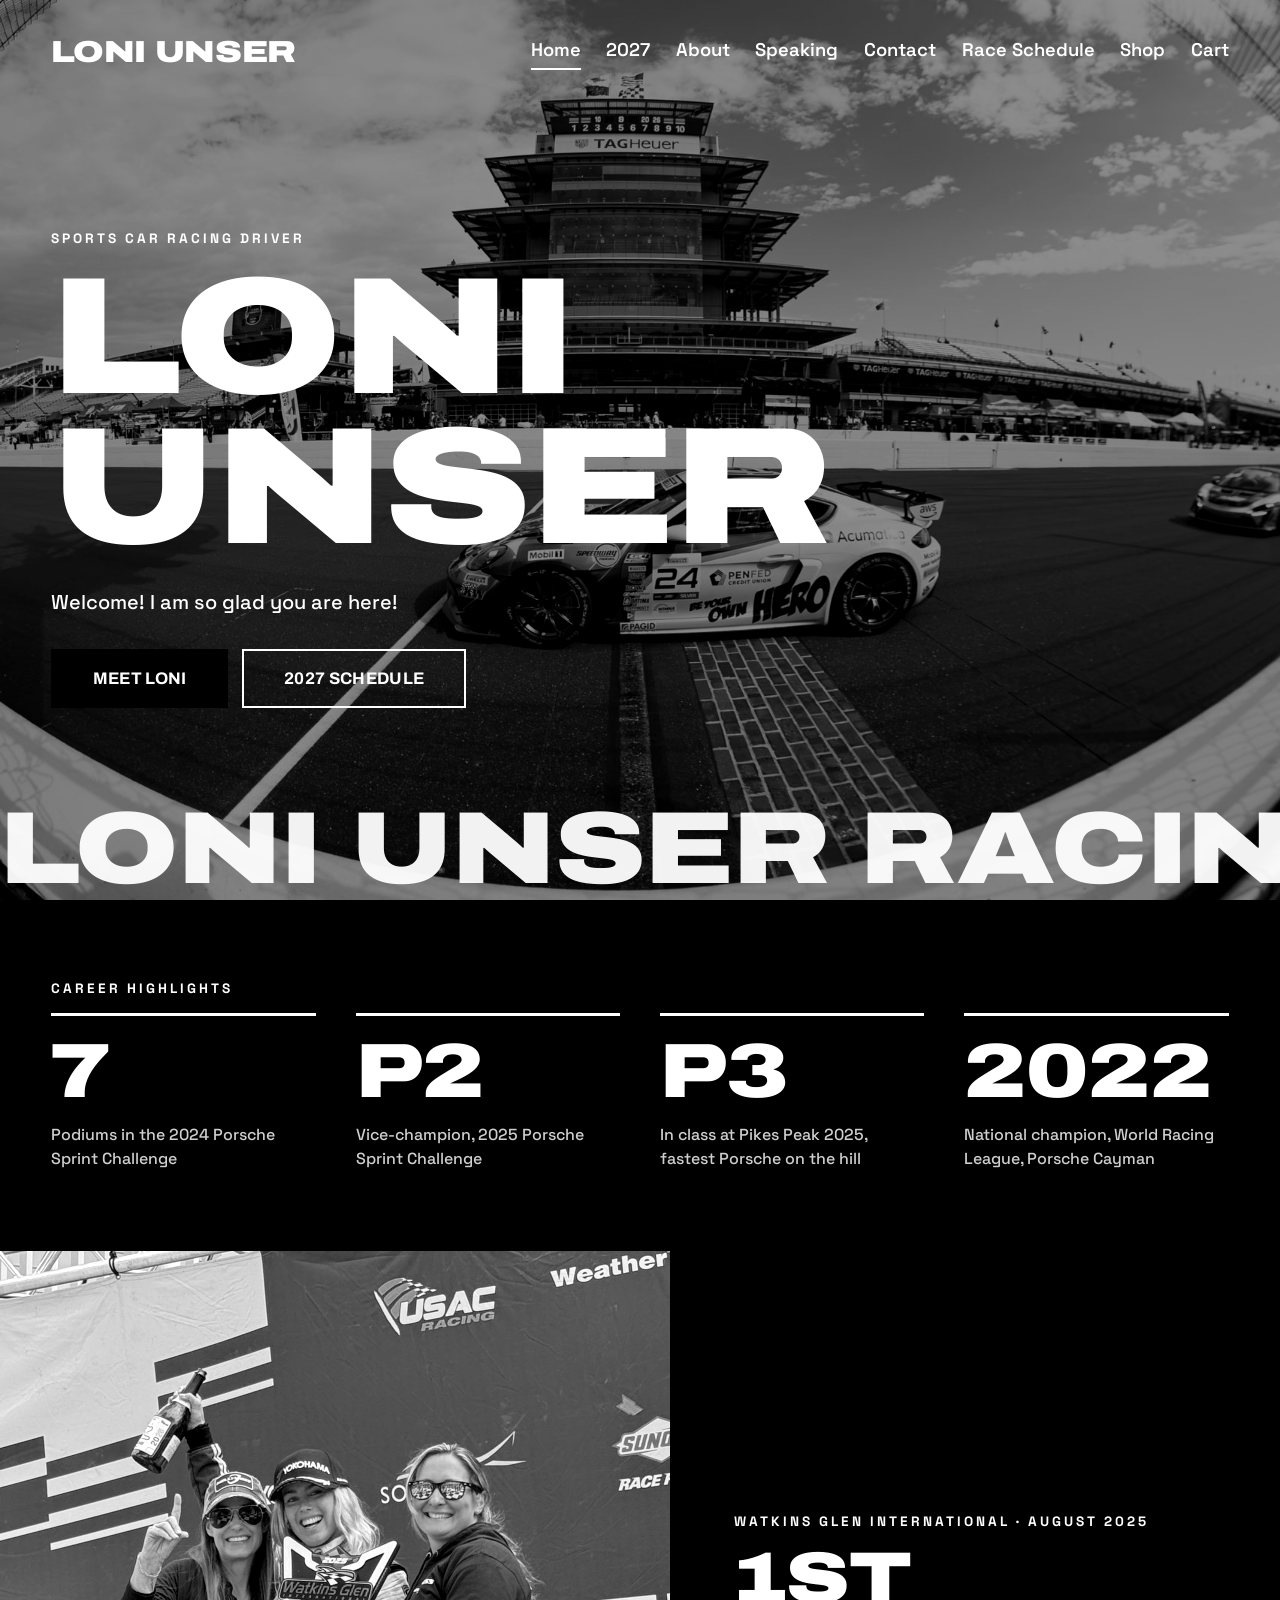
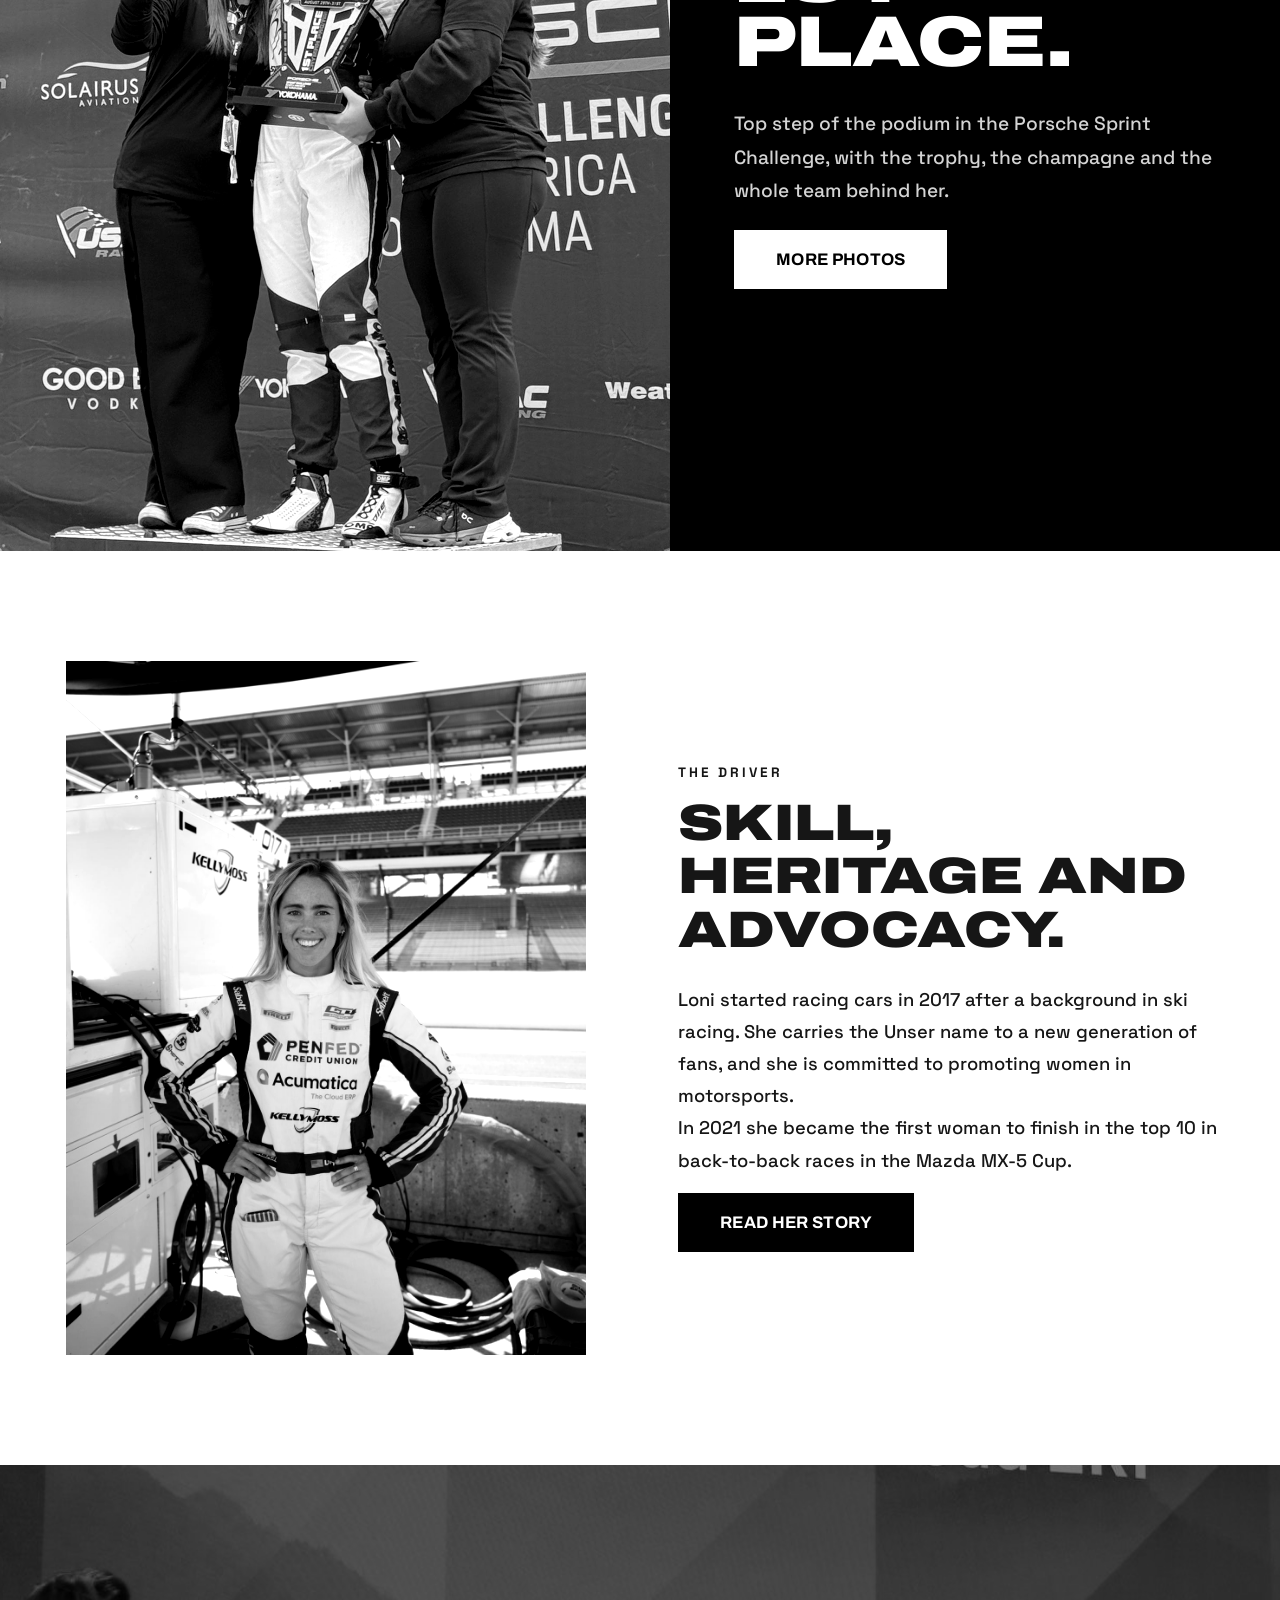
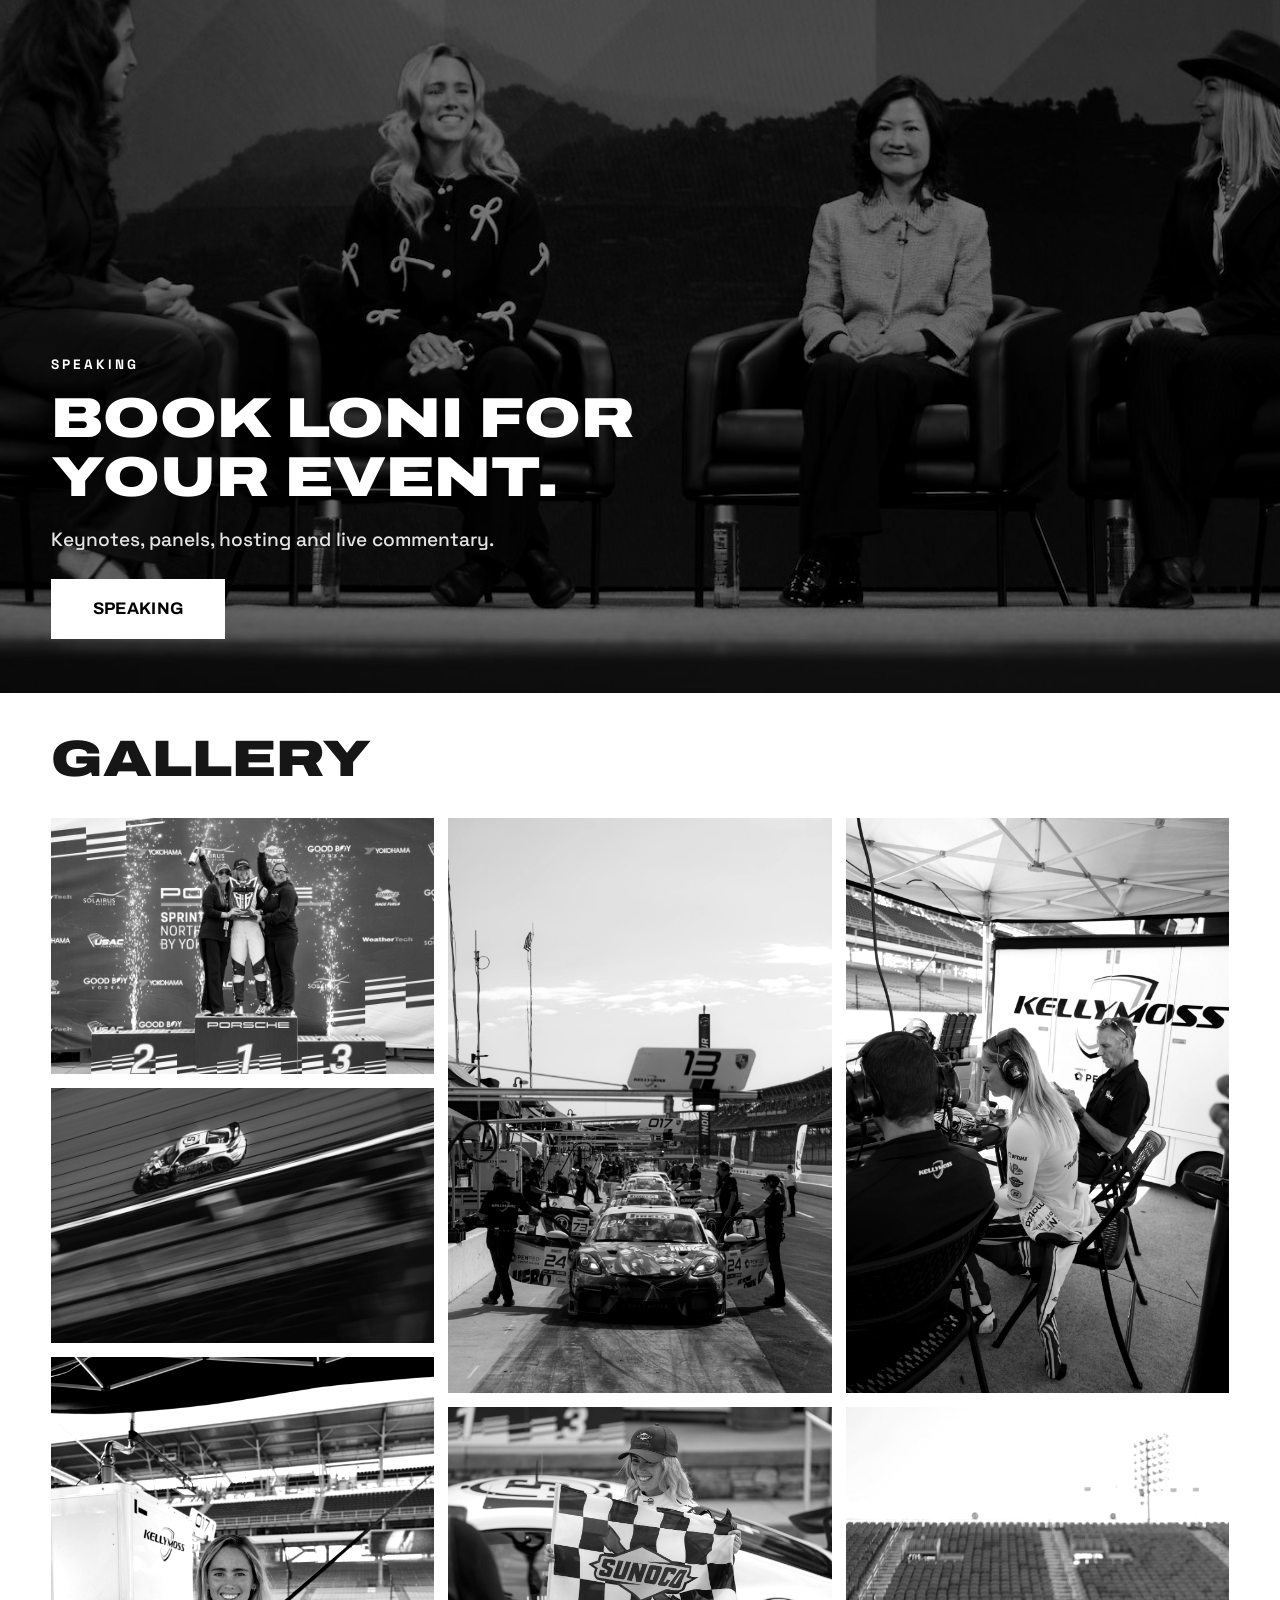
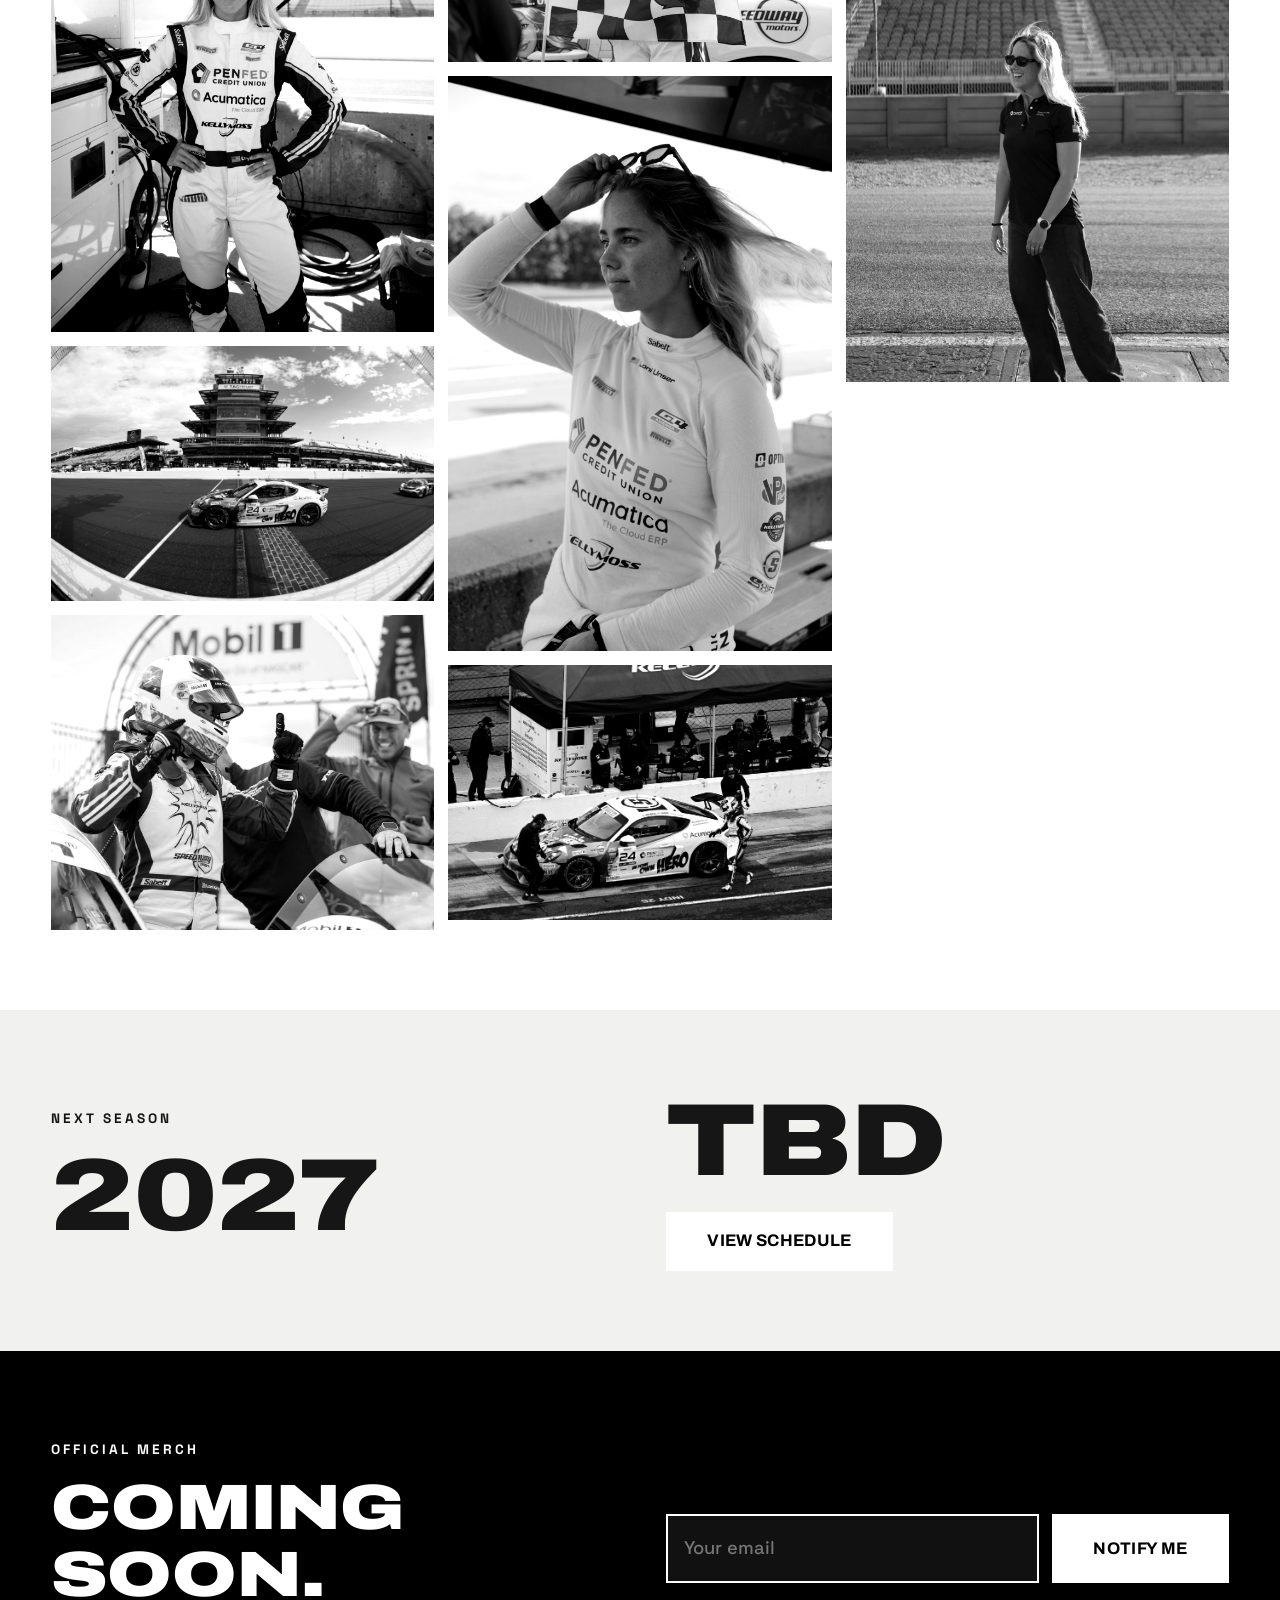
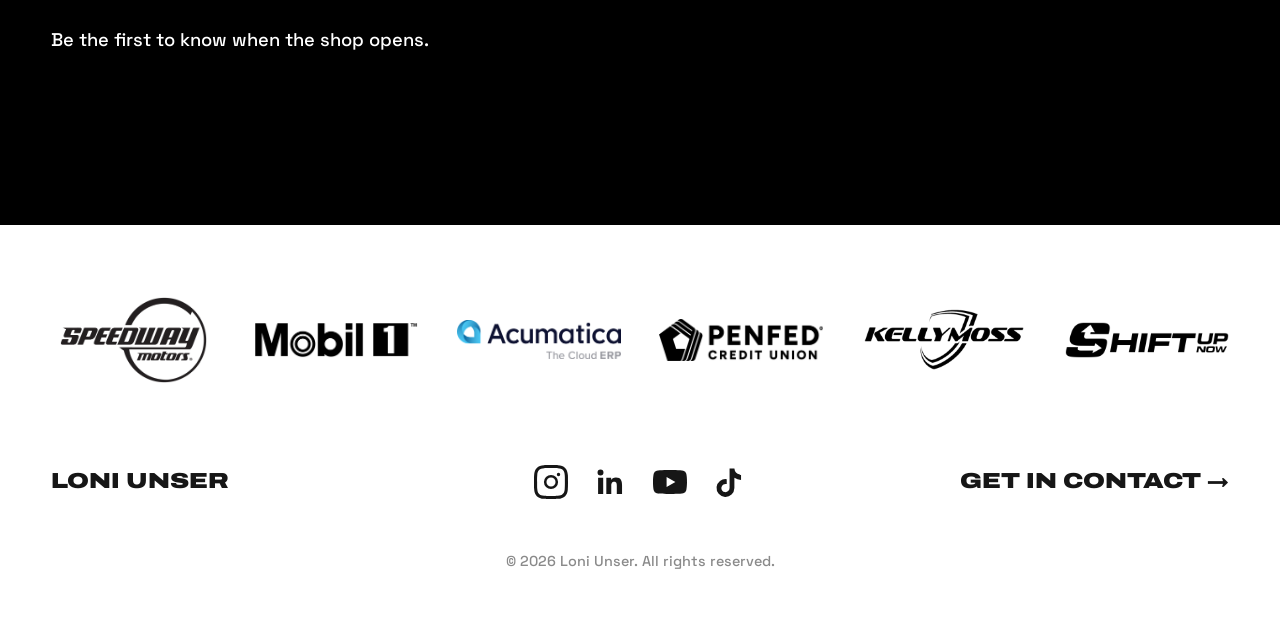
<file: index.html>
<!doctype html><html lang="en"><head><meta charset="utf-8"><meta name="viewport" content="width=device-width,initial-scale=1"><title>Loni Unser Racing — Loni Unser</title><meta name="description" content="Loni Unser: sports car racing driver. Schedule, story, partners and official merch."><link rel="preconnect" href="https://fonts.googleapis.com"><link rel="preconnect" href="https://fonts.gstatic.com" crossorigin><link href="https://fonts.googleapis.com/css2?family=Archivo:wdth,wght@125,900&family=Space+Grotesk:wght@500;600;700&display=swap" rel="stylesheet"><link rel="stylesheet" href="styles.css"></head><body class="on-photo"><main>
<section class="hero home-hero">
<img class="photo" src="assets/g09.jpg" alt="Loni's number 24 Porsche crossing the yard of bricks at Indianapolis Motor Speedway">
<div class="hh-inner">
<p class="kicker">Sports car racing driver</p>
<h1>Loni Unser</h1>
<p class="welcome">Welcome! I am so glad you are here!</p>
<div class="cta-row"><a class="cta" href="about.html">Meet Loni</a><a class="cta ghost" href="schedule.html">2027 schedule</a></div>
</div>
<div class="marquee" aria-hidden="true"><div><span>Loni Unser Racing</span><span>Loni Unser Racing</span><span>Loni Unser Racing</span><span>Loni Unser Racing</span></div></div>
</section>

<section class="highlights">
<h2 class="kicker">Career highlights</h2>
<ul>
<li><b>7</b><span>Podiums in the 2024 Porsche Sprint Challenge</span></li>
<li><b>P2</b><span>Vice-champion, 2025 Porsche Sprint Challenge</span></li>
<li><b>P3</b><span>In class at Pikes Peak 2025, fastest Porsche on the hill</span></li>
<li><b>2022</b><span>National champion, World Racing League, Porsche Cayman</span></li>
</ul>
</section>

<section class="win">
<img class="photo" src="assets/home.jpg" alt="Loni on the top step of the podium holding the Watkins Glen first place trophy and a champagne bottle">
<div class="win-text">
<p class="kicker">Watkins Glen International · August 2025</p>
<h2>1st place.</h2>
<p>Top step of the podium in the Porsche Sprint Challenge, with the trophy, the champagne and the whole team behind her.</p>
<a class="cta alt-light" href="#gallery">More photos</a>
</div>
</section>

<section class="meet">
<img class="photo frame" src="assets/g06.jpg" alt="Loni smiling in the pits at Indianapolis">
<div>
<p class="kicker">The driver</p>
<h2 class="big">Skill, heritage and advocacy.</h2>
<p>Loni started racing cars in 2017 after a background in ski racing. She carries the Unser name to a new generation of fans, and she is committed to promoting women in motorsports.</p>
<p>In 2021 she became the first woman to finish in the top 10 in back-to-back races in the Mazda MX-5 Cup.</p>
<a class="cta" href="about.html">Read her story</a>
</div>
</section>

<section class="speak-band">
<img class="photo" src="assets/speaking-panel.jpg" alt="Loni on stage during the Acumatica Women in Tech Luncheon panel" loading="lazy">
<div class="sb-text"><p class="kicker">Speaking</p><h2>Book Loni for your event.</h2><p>Keynotes, panels, hosting and live commentary.</p><a class="cta alt-light" href="speaking.html">Speaking</a></div>
</section>

<section class="gallery-sec" id="gallery"><h2 class="big">Gallery</h2><div class="gallery">
<button class="gi" data-full="assets/g04.jpg"><img class="photo" src="assets/g04.jpg" alt="Loni on the top step of the podium at Watkins Glen with the trophy" loading="lazy"></button>
<button class="gi" data-full="assets/g11.jpg"><img class="photo" src="assets/g11.jpg" alt="Overhead view of the car at speed" loading="lazy"></button>
<button class="gi" data-full="assets/g06.jpg"><img class="photo" src="assets/g06.jpg" alt="Loni smiling in the pits at Indianapolis" loading="lazy"></button>
<button class="gi" data-full="assets/g09.jpg"><img class="photo" src="assets/g09.jpg" alt="The car crossing the Indianapolis Motor Speedway yard of bricks" loading="lazy"></button>
<button class="gi" data-full="assets/g03.jpg"><img class="photo" src="assets/g03.jpg" alt="Thumbs up after the race" loading="lazy"></button>
<button class="gi" data-full="assets/g08.jpg"><img class="photo" src="assets/g08.jpg" alt="Pit lane at Indianapolis, car number 24" loading="lazy"></button>
<button class="gi" data-full="assets/g05.jpg"><img class="photo" src="assets/g05.jpg" alt="Loni holding the Sunoco checkered flag" loading="lazy"></button>
<button class="gi" data-full="assets/g01.jpg"><img class="photo" src="assets/g01.jpg" alt="Loni in the pits with sunglasses on her head" loading="lazy"></button>
<button class="gi" data-full="assets/g07.jpg"><img class="photo" src="assets/g07.jpg" alt="The car in the pit box" loading="lazy"></button>
<button class="gi" data-full="assets/g10.jpg"><img class="photo" src="assets/g10.jpg" alt="In the pit tent with the team" loading="lazy"></button>
<button class="gi" data-full="assets/g02.jpg"><img class="photo" src="assets/g02.jpg" alt="Walking the track" loading="lazy"></button>
</div></section>
<div class="lightbox" hidden><button aria-label="Close">×</button><img alt=""></div>

<section class="next-band">
<div><p class="kicker">Next season</p><h2 class="big">2027</h2></div>
<div><p class="tbd-big">TBD</p><a class="cta alt-light" href="schedule.html">View schedule</a></div>
</section>

<section class="merch-band">
<div><p class="kicker">Official merch</p><h2 class="big">Coming soon.</h2><p>Be the first to know when the shop opens.</p></div>
<form class="row" id="signup-home"><input id="email-home" type="email" placeholder="Your email" aria-label="Email" required><button class="cta alt-light" type="submit">Notify me</button></form>
<p class="msg" role="status" id="msg-home"></p>
</section>
</main>
<script>document.getElementById("signup-home").addEventListener("submit",function(e){e.preventDefault();document.getElementById("msg-home").textContent="Thank you! You're on the list.";e.target.reset()});</script>
<script src="layout.js"></script></body></html>
</file>
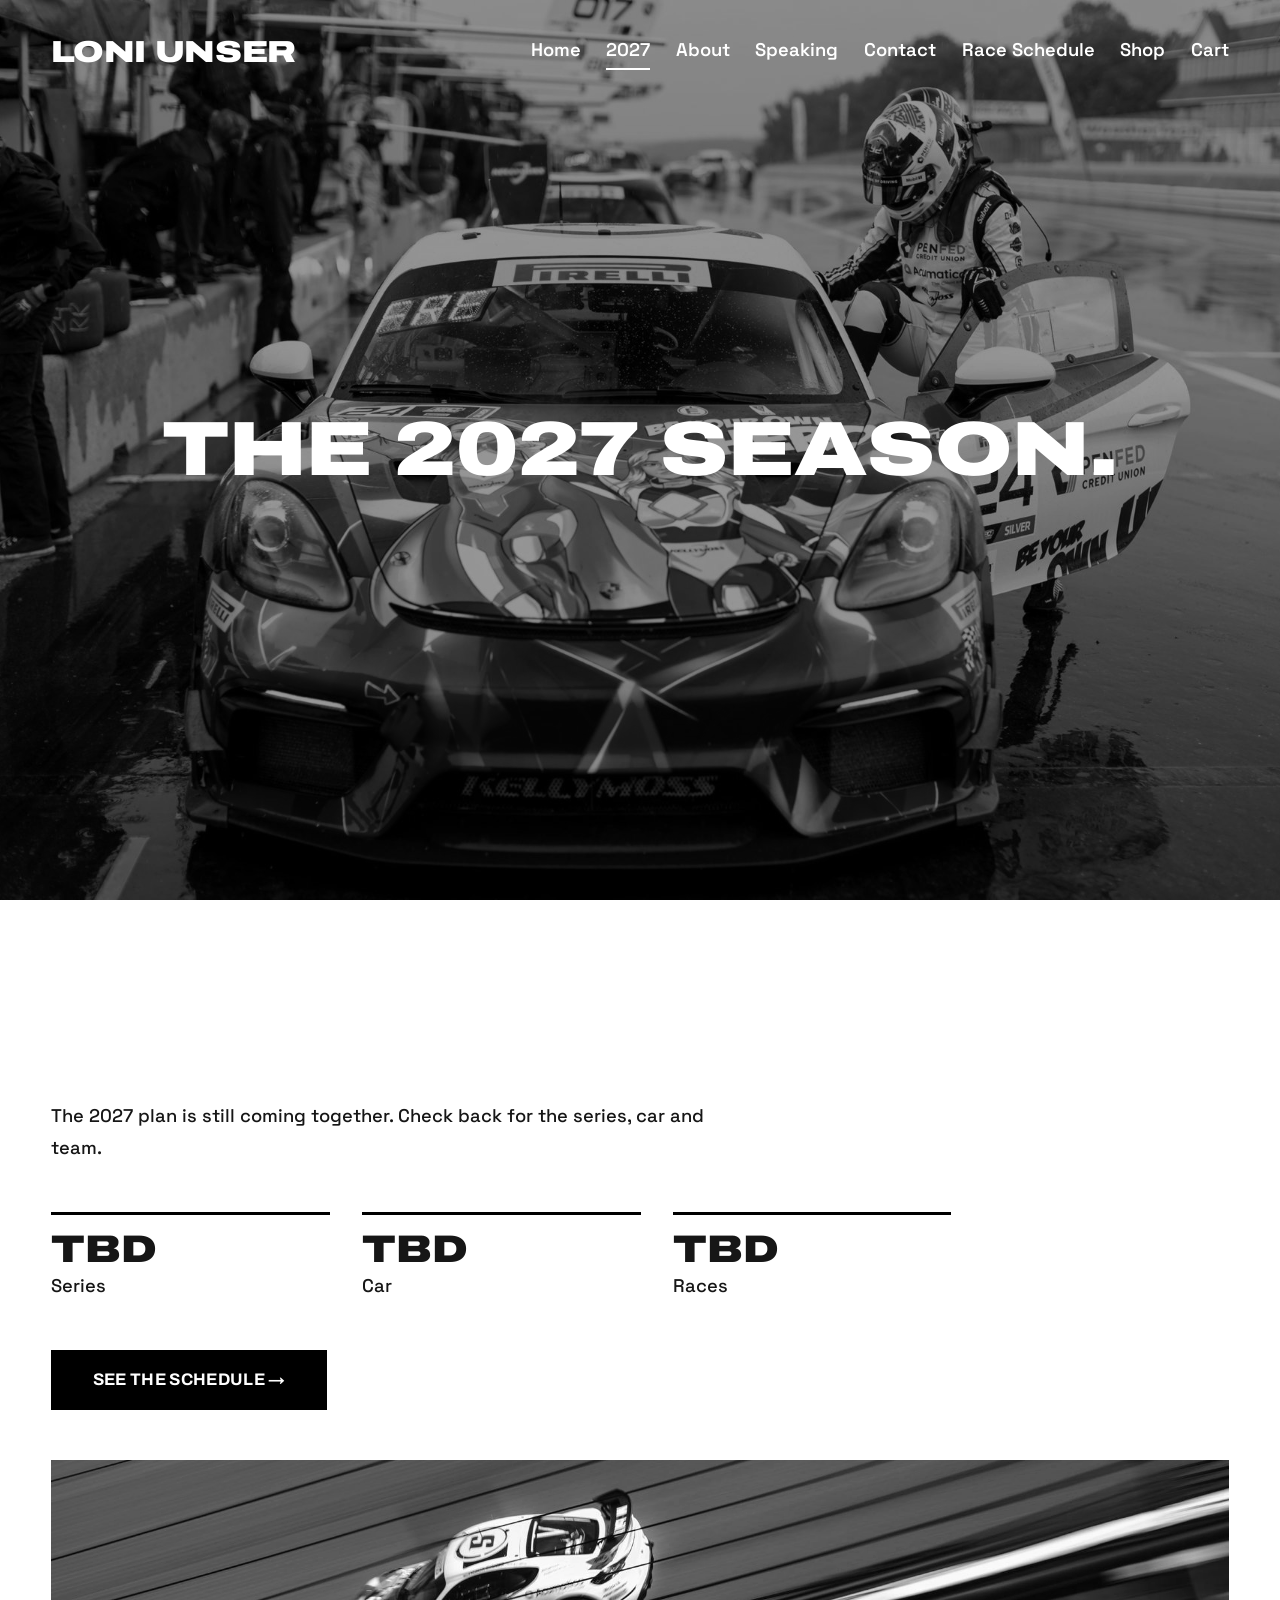
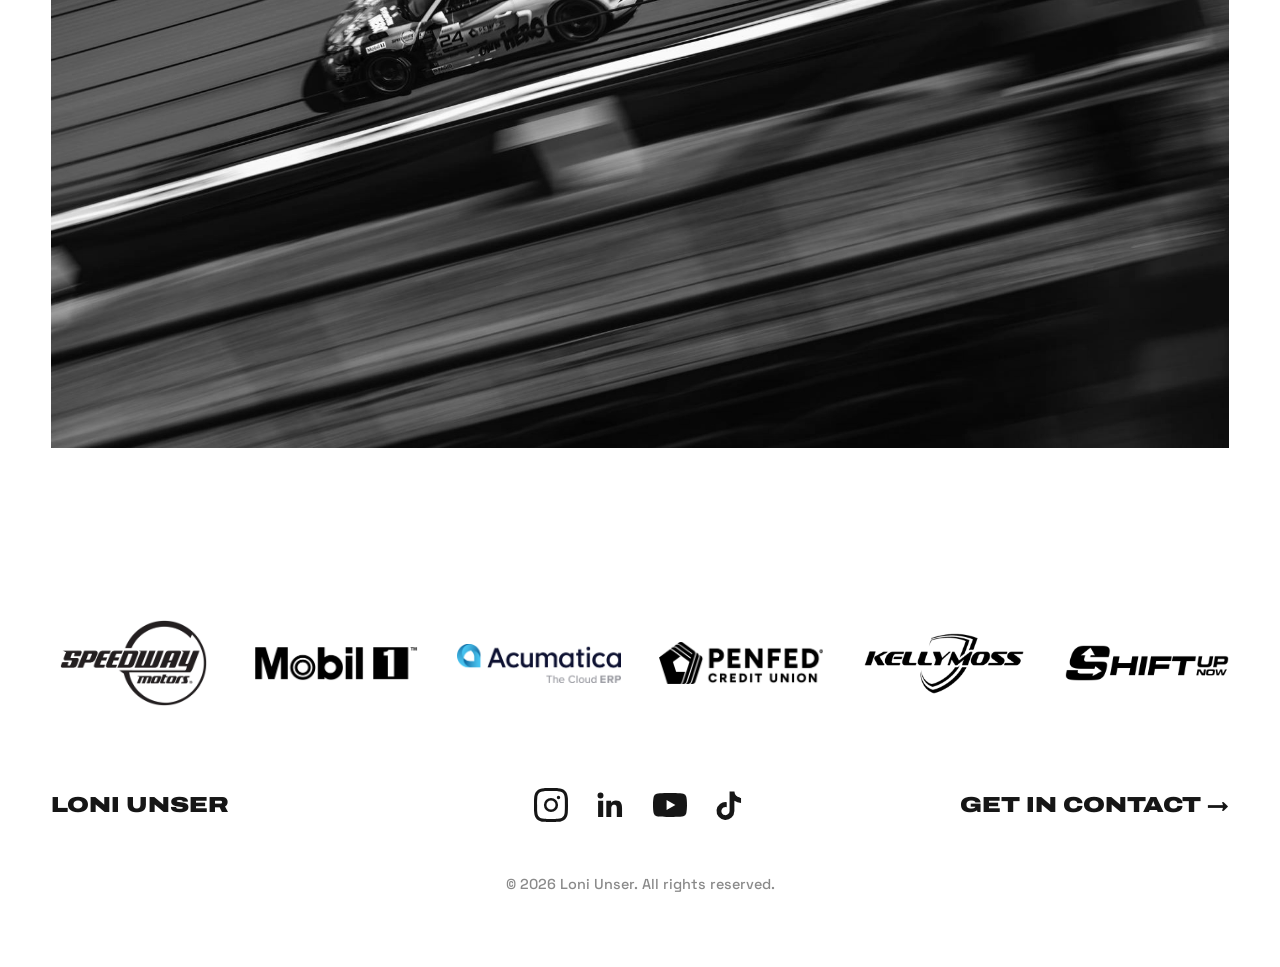
<file: 2027.html>
<!doctype html><html lang="en"><head><meta charset="utf-8"><meta name="viewport" content="width=device-width,initial-scale=1"><title>2027 — Loni Unser</title><meta name="description" content="Loni Unser: sports car racing driver. Schedule, story, partners and official merch."><link rel="preconnect" href="https://fonts.googleapis.com"><link rel="preconnect" href="https://fonts.gstatic.com" crossorigin><link href="https://fonts.googleapis.com/css2?family=Archivo:wdth,wght@125,900&family=Space+Grotesk:wght@500;600;700&display=swap" rel="stylesheet"><link rel="stylesheet" href="styles.css"></head><body class="on-photo"><main>
<section class="hero"><img class="photo" src="assets/2027-hero.jpg" alt="Loni's 2027 race car"><h1>The 2027 season.</h1></section>
<section class="page season"><p>The 2027 plan is still coming together. Check back for the series, car and team.</p>
<div class="facts"><div><b>TBD</b>Series</div><div><b>TBD</b>Car</div><div><b>TBD</b>Races</div></div>
<a class="cta" href="schedule.html">See the schedule →</a></section>
<div class="season-photo"><img class="photo" src="assets/g11.jpg" alt="The number 24 car at speed from above, blurred track behind"></div>
</main>
<script src="layout.js"></script></body></html>
</file>
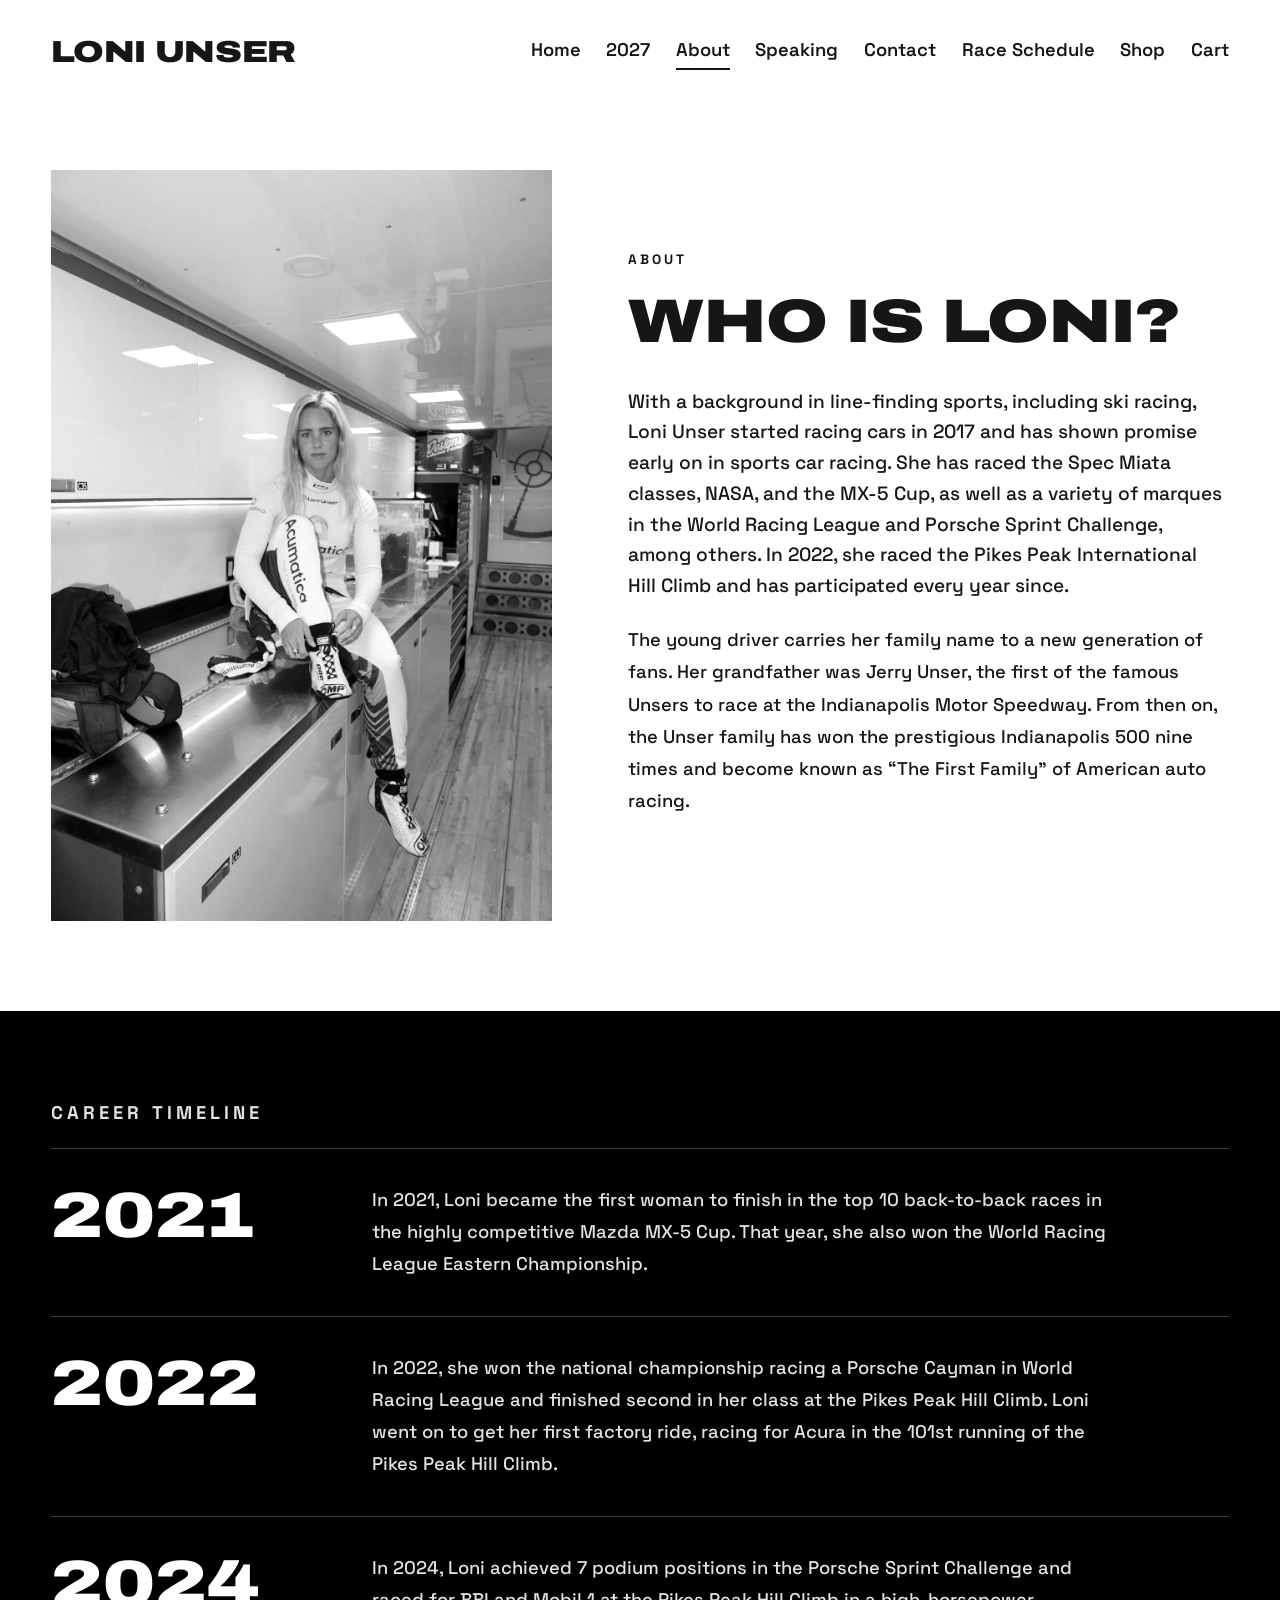
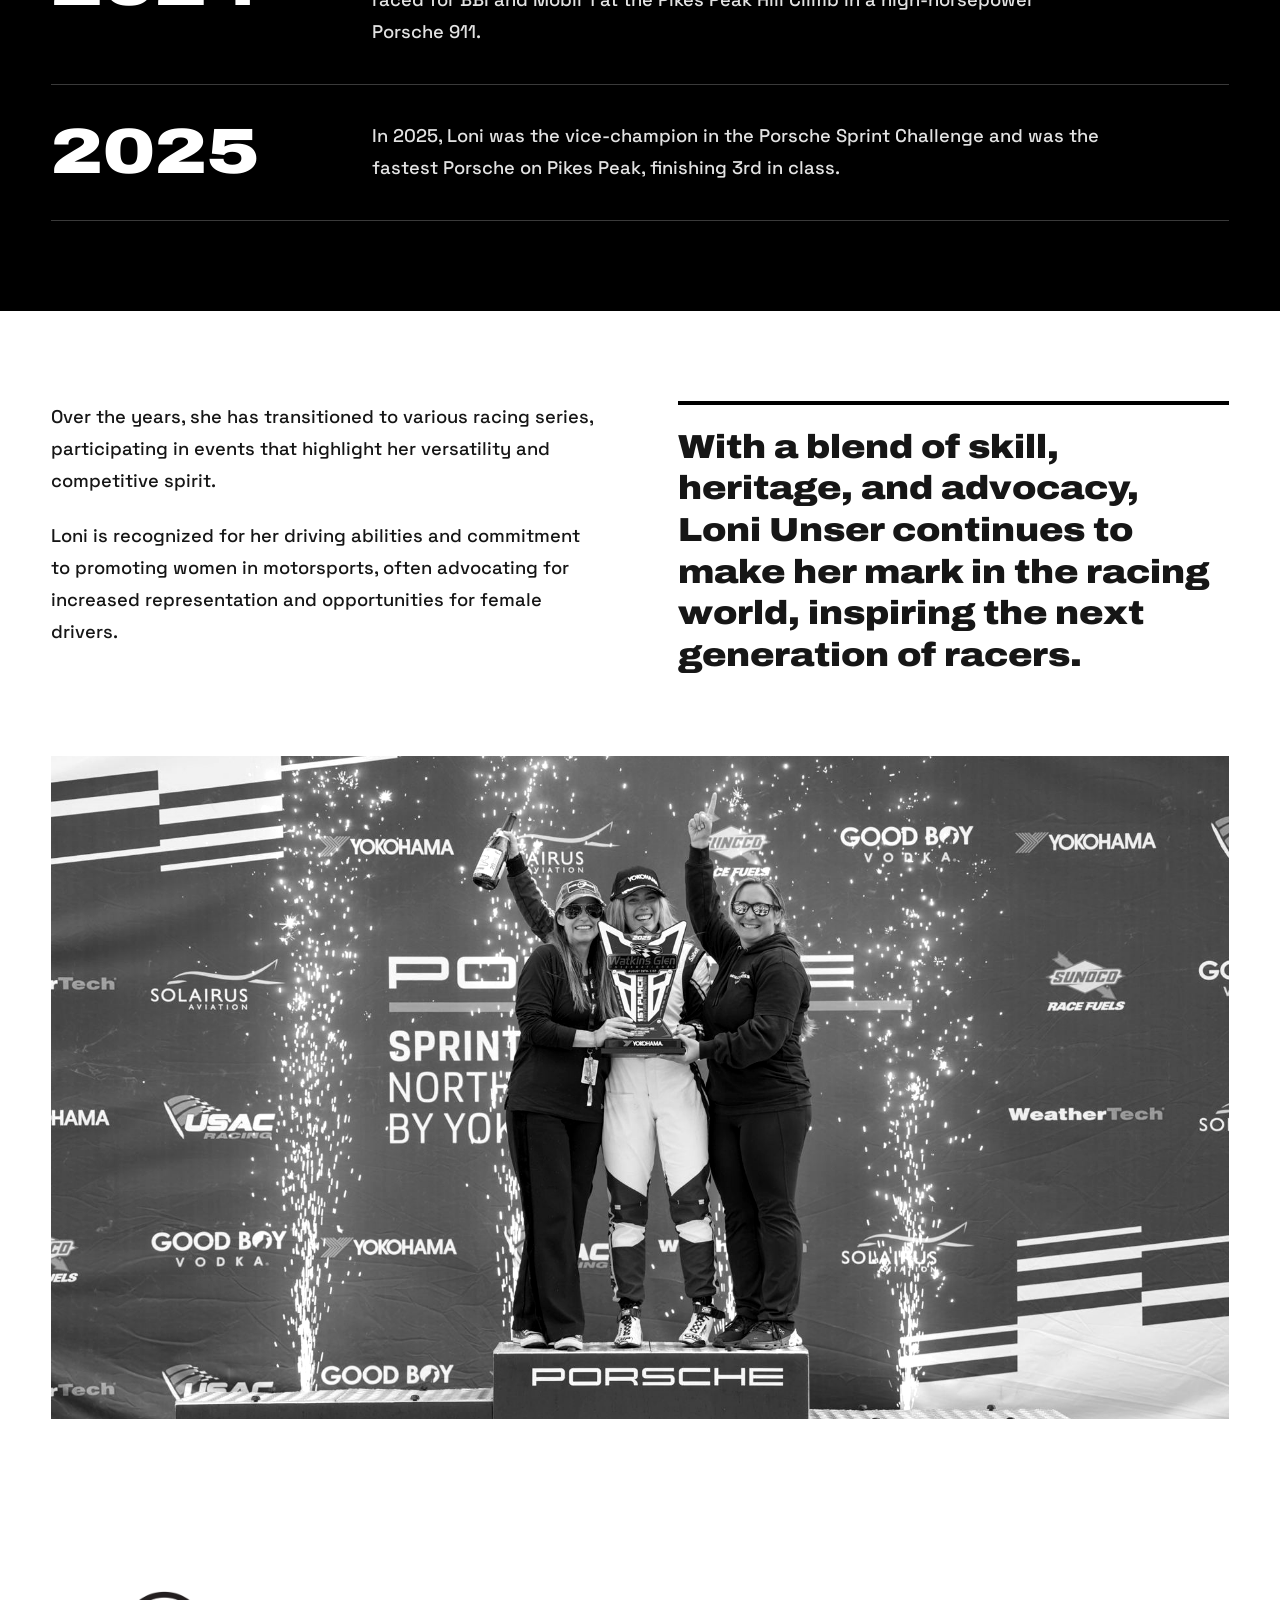
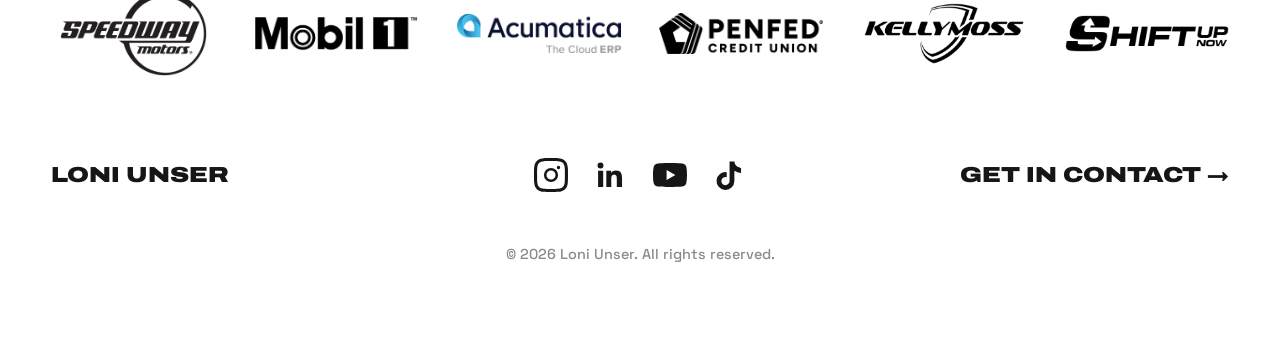
<file: about.html>
<!doctype html><html lang="en"><head><meta charset="utf-8"><meta name="viewport" content="width=device-width,initial-scale=1"><title>About — Loni Unser</title><meta name="description" content="Loni Unser: sports car racing driver. Schedule, story, partners and official merch."><link rel="preconnect" href="https://fonts.googleapis.com"><link rel="preconnect" href="https://fonts.gstatic.com" crossorigin><link href="https://fonts.googleapis.com/css2?family=Archivo:wdth,wght@125,900&family=Space+Grotesk:wght@500;600;700&display=swap" rel="stylesheet"><link rel="stylesheet" href="styles.css"></head><body><main>
<section class="ab-intro">
<img class="photo" src="assets/about.jpg" alt="Loni Unser lacing up her racing boots in the team trailer">
<div class="ab-intro-text">
<p class="kicker">About</p>
<h1>Who is Loni?</h1>
<p class="ab-lead">With a background in line-finding sports, including ski racing, Loni Unser started racing cars in 2017 and has shown promise early on in sports car racing. She has raced the Spec Miata classes, NASA, and the MX-5 Cup, as well as a variety of marques in the World Racing League and Porsche Sprint Challenge, among others. In 2022, she raced the Pikes Peak International Hill Climb and has participated every year since.</p>
<p>The young driver carries her family name to a new generation of fans. Her grandfather was Jerry Unser, the first of the famous Unsers to race at the Indianapolis Motor Speedway. From then on, the Unser family has won the prestigious Indianapolis 500 nine times and become known as “The First Family” of American auto racing.</p>
</div>
</section>

<section class="ab-timeline">
<p class="kicker">Career timeline</p>
<ol>
<li><time>2021</time><p>In 2021, Loni became the first woman to finish in the top 10 back-to-back races in the highly competitive Mazda MX-5 Cup. That year, she also won the World Racing League Eastern Championship.</p></li>
<li><time>2022</time><p>In 2022, she won the national championship racing a Porsche Cayman in World Racing League and finished second in her class at the Pikes Peak Hill Climb. Loni went on to get her first factory ride, racing for Acura in the 101st running of the Pikes Peak Hill Climb.</p></li>
<li><time>2024</time><p>In 2024, Loni achieved 7 podium positions in the Porsche Sprint Challenge and raced for BBI and Mobil 1 at the Pikes Peak Hill Climb in a high-horsepower Porsche 911.</p></li>
<li><time>2025</time><p>In 2025, Loni was the vice-champion in the Porsche Sprint Challenge and was the fastest Porsche on Pikes Peak, finishing 3rd in class.</p></li>
</ol>
</section>

<section class="ab-close">
<div class="ab-close-text">
<p>Over the years, she has transitioned to various racing series, participating in events that highlight her versatility and competitive spirit.</p>
<p>Loni is recognized for her driving abilities and commitment to promoting women in motorsports, often advocating for increased representation and opportunities for female drivers.</p>
</div>
<p class="ab-pull">With a blend of skill, heritage, and advocacy, Loni Unser continues to make her mark in the racing world, inspiring the next generation of racers.</p>
</section>
<div class="about-wide"><img class="photo" src="assets/g04.jpg" alt="Loni on the top step of the podium at Watkins Glen as fireworks go off"></div>
</main>
<script src="layout.js"></script></body></html>
</file>
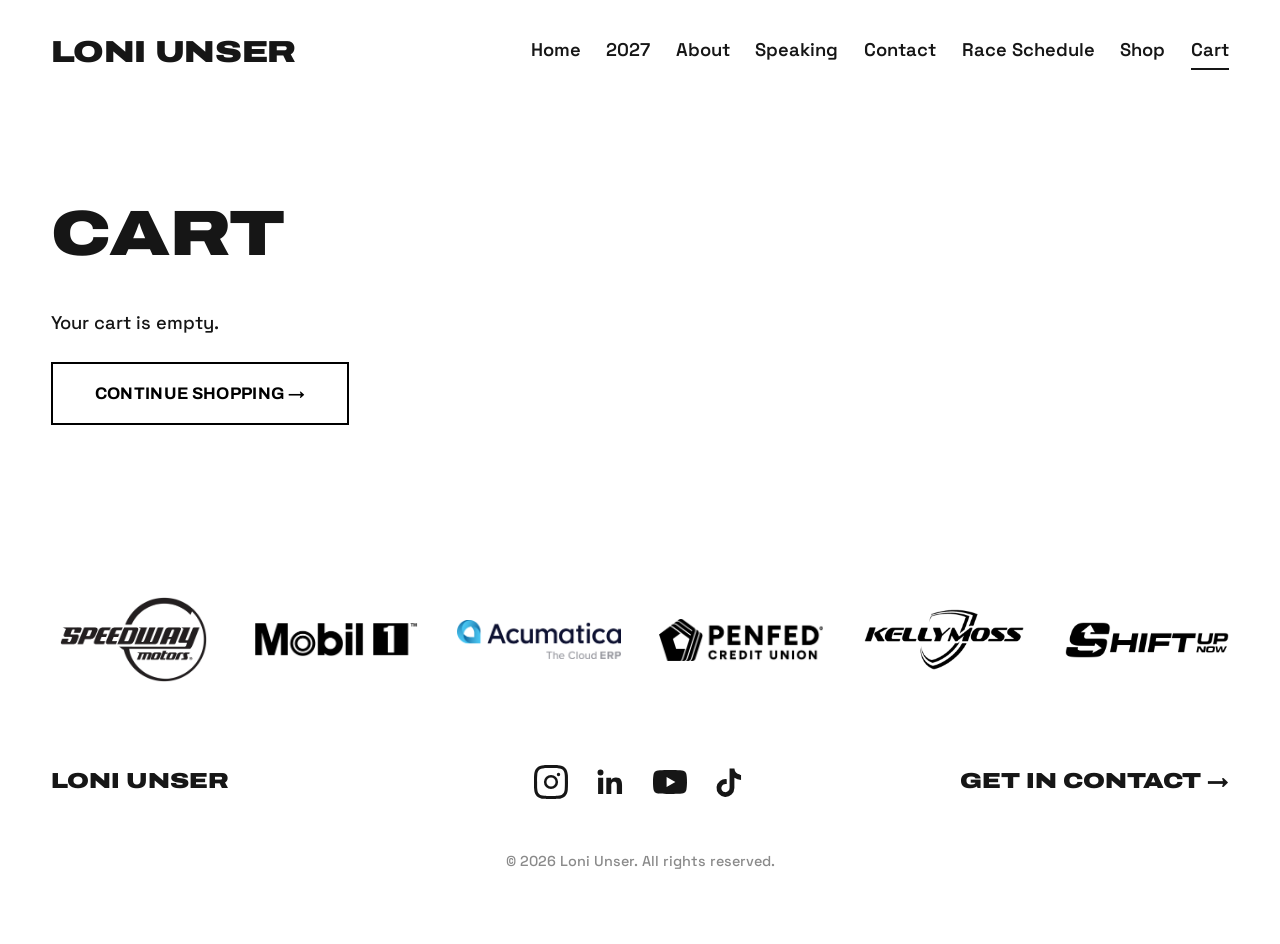
<file: cart.html>
<!doctype html><html lang="en"><head><meta charset="utf-8"><meta name="viewport" content="width=device-width,initial-scale=1"><title>Cart — Loni Unser</title><meta name="description" content="Loni Unser: sports car racing driver. Schedule, story, partners and official merch."><link rel="preconnect" href="https://fonts.googleapis.com"><link rel="preconnect" href="https://fonts.gstatic.com" crossorigin><link href="https://fonts.googleapis.com/css2?family=Archivo:wdth,wght@125,900&family=Space+Grotesk:wght@500;600;700&display=swap" rel="stylesheet"><link rel="stylesheet" href="styles.css"></head><body><main><section class="page"><h1>Cart</h1><p>Your cart is empty.</p><a class="cta alt" href="shop.html">Continue shopping →</a></section></main>
<script src="layout.js"></script></body></html>
</file>
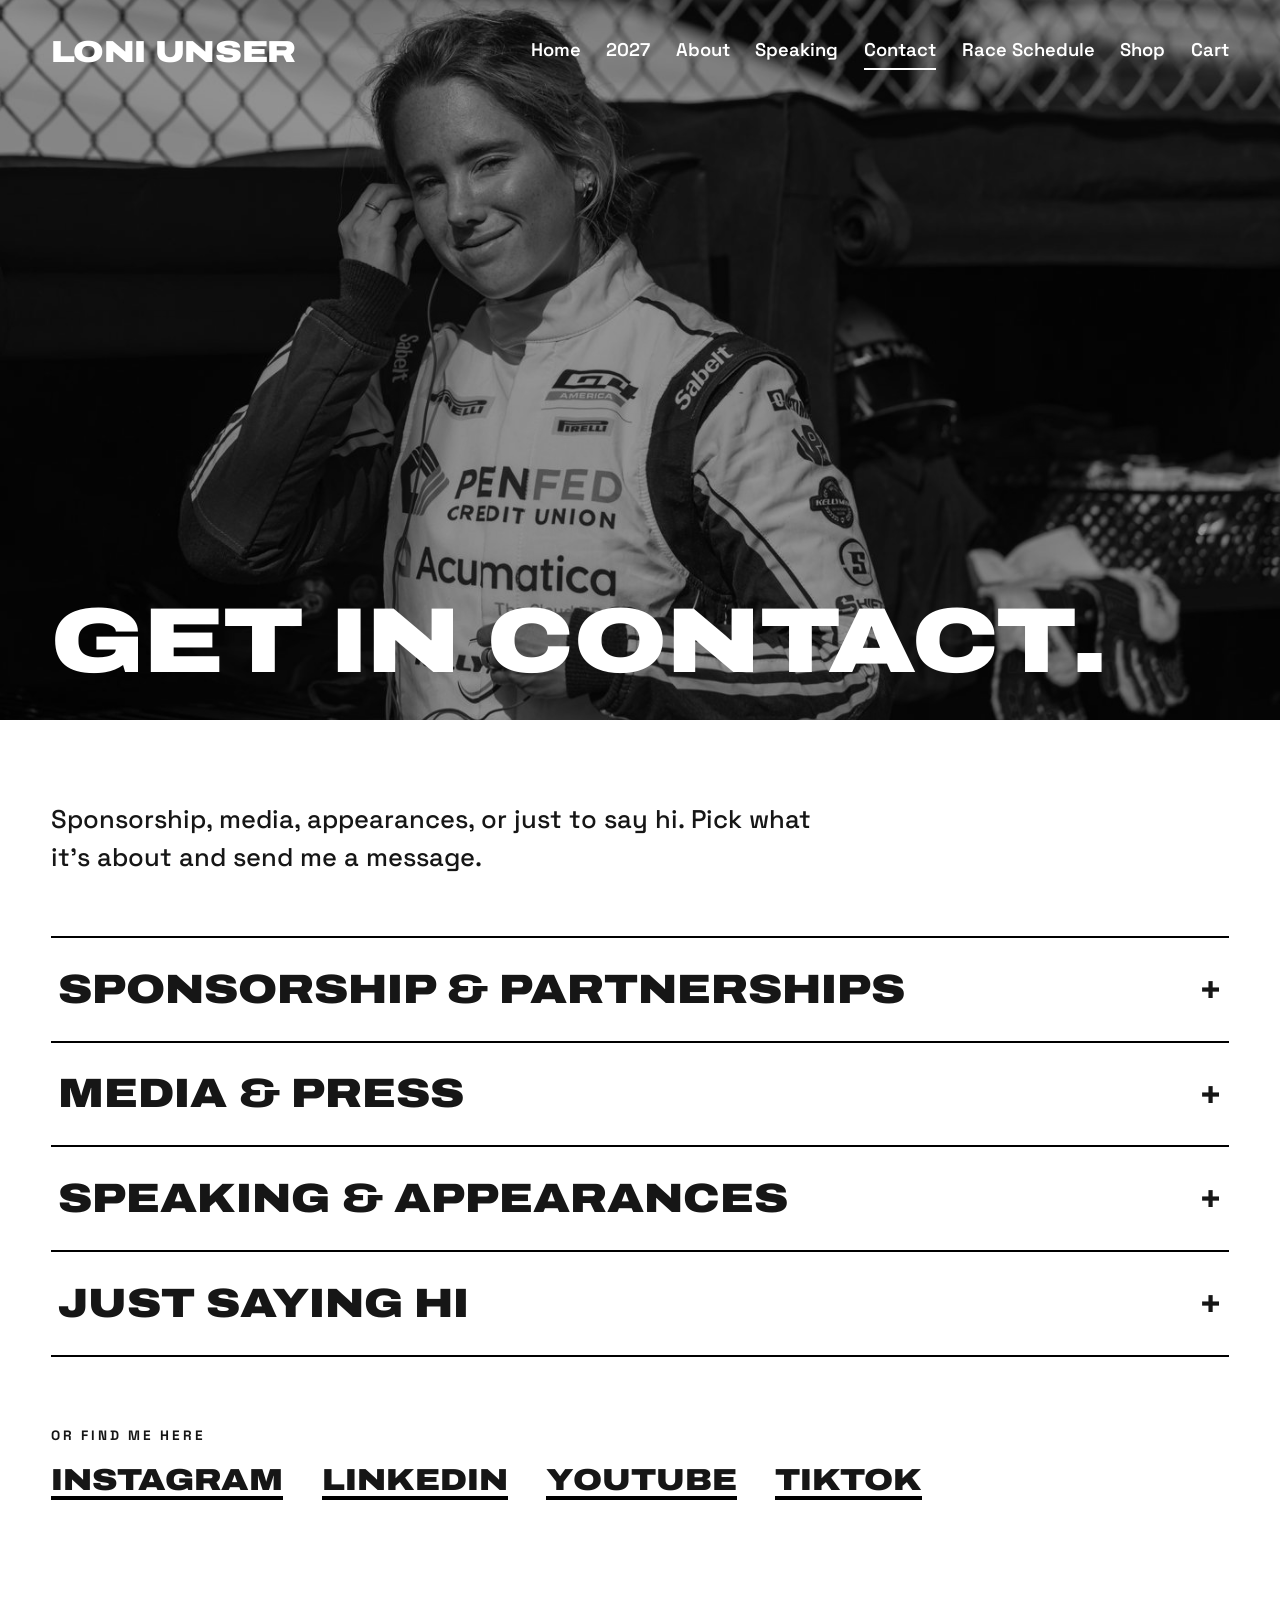
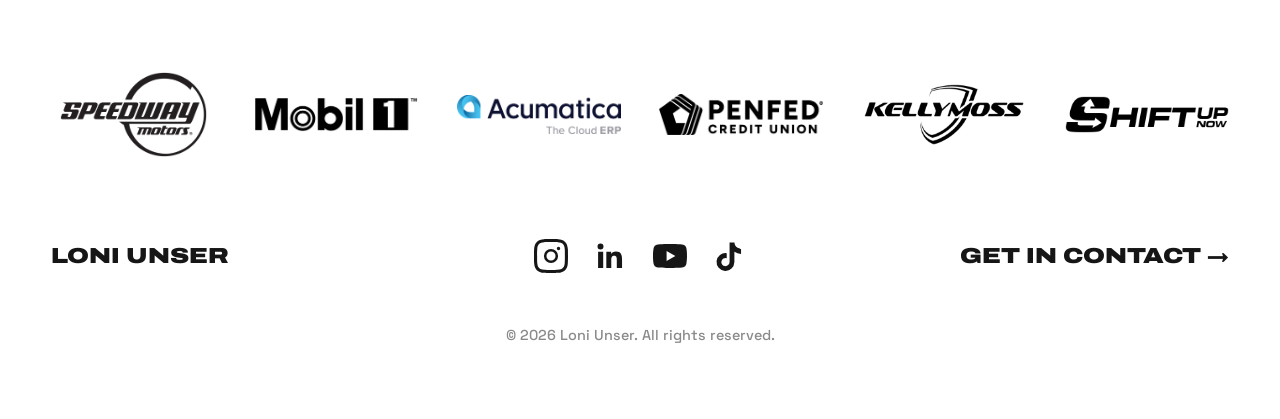
<file: contact.html>
<!doctype html><html lang="en"><head><meta charset="utf-8"><meta name="viewport" content="width=device-width,initial-scale=1"><title>Contact — Loni Unser</title><meta name="description" content="Loni Unser: sports car racing driver. Schedule, story, partners and official merch."><link rel="preconnect" href="https://fonts.googleapis.com"><link rel="preconnect" href="https://fonts.gstatic.com" crossorigin><link href="https://fonts.googleapis.com/css2?family=Archivo:wdth,wght@125,900&family=Space+Grotesk:wght@500;600;700&display=swap" rel="stylesheet"><link rel="stylesheet" href="styles.css"></head><body class="on-photo"><main>
<section class="hero ct2-hero">
<img class="photo" src="assets/contact.jpg" alt="Loni smiling in the pits with her earpiece in">
<h1>Get in contact.</h1>
</section>

<section class="ct2-intro">
<p class="ct2-lead">Sponsorship, media, appearances, or just to say hi. Pick what it's about and send me a message.</p>
</section>

<section class="ct2-rows">
<ul id="ct-topics"></ul>
</section>

<section class="ct2-social">
<p class="kicker">Or find me here</p>
<ul id="ct-links"></ul>
</section>
</main>
<script src="layout.js"></script>
<script>
var TOPICS=["Sponsorship & partnerships","Media & press","Speaking & appearances","Just saying hi"];
var list=document.getElementById("ct-topics");
TOPICS.forEach(function(t,i){
 var li=document.createElement("li"),d=document.createElement("details");
 d.innerHTML='<summary><span class="r-t"></span><span class="r-go" aria-hidden="true"></span></summary>'+
 '<form class="ct2-form" novalidate><div class="f"><label for="f'+i+'-name">Name</label><input id="f'+i+'-name" name="name" autocomplete="name" required></div>'+
 '<div class="f"><label for="f'+i+'-email">Your email</label><input id="f'+i+'-email" name="email" type="email" autocomplete="email" required></div>'+
 '<div class="f full"><label for="f'+i+'-msg">Message</label><textarea id="f'+i+'-msg" name="message" rows="5" required></textarea></div>'+
 '<div class="full"><button class="cta" type="submit">Send message</button><p class="msg" role="status"></p></div></form>';
 d.querySelector(".r-t").textContent=t;
 d.addEventListener("toggle",function(){ if(d.open){list.querySelectorAll("details").forEach(function(o){if(o!==d)o.open=false})} });
 d.querySelector("form").addEventListener("submit",function(e){
  e.preventDefault();
  var f=e.target,st=f.querySelector(".msg");
  if(!f.name.value.trim()||!f.email.value.trim()||!f.message.value.trim()){st.textContent="Please fill in your name, email and message.";return}
  if(!SITE.formEndpoint){st.innerHTML="Messages are not switched on yet. For now, send me a message on <a href=\""+SITE.social.Instagram+"\" target=\"_blank\" rel=\"noopener\">Instagram</a>.";return}
  var data=new FormData(f);data.append("topic",t);st.textContent="Sending...";
  fetch(SITE.formEndpoint,{method:"POST",body:data,headers:{Accept:"application/json"}}).then(function(r){
   if(r.ok){f.reset();st.textContent="Thank you! Your message is on its way."}else{st.textContent="Something went wrong. Please try again, or message me on Instagram."}
  }).catch(function(){st.textContent="Something went wrong. Please try again, or message me on Instagram."});
 });
 li.appendChild(d);list.appendChild(li);
});
var links=document.getElementById("ct-links");
Object.keys(SITE.social).forEach(function(n){var li=document.createElement("li");var a=document.createElement("a");a.href=SITE.social[n];a.target="_blank";a.rel="noopener";a.textContent=n;li.appendChild(a);links.appendChild(li)});
</script></body></html>
</file>
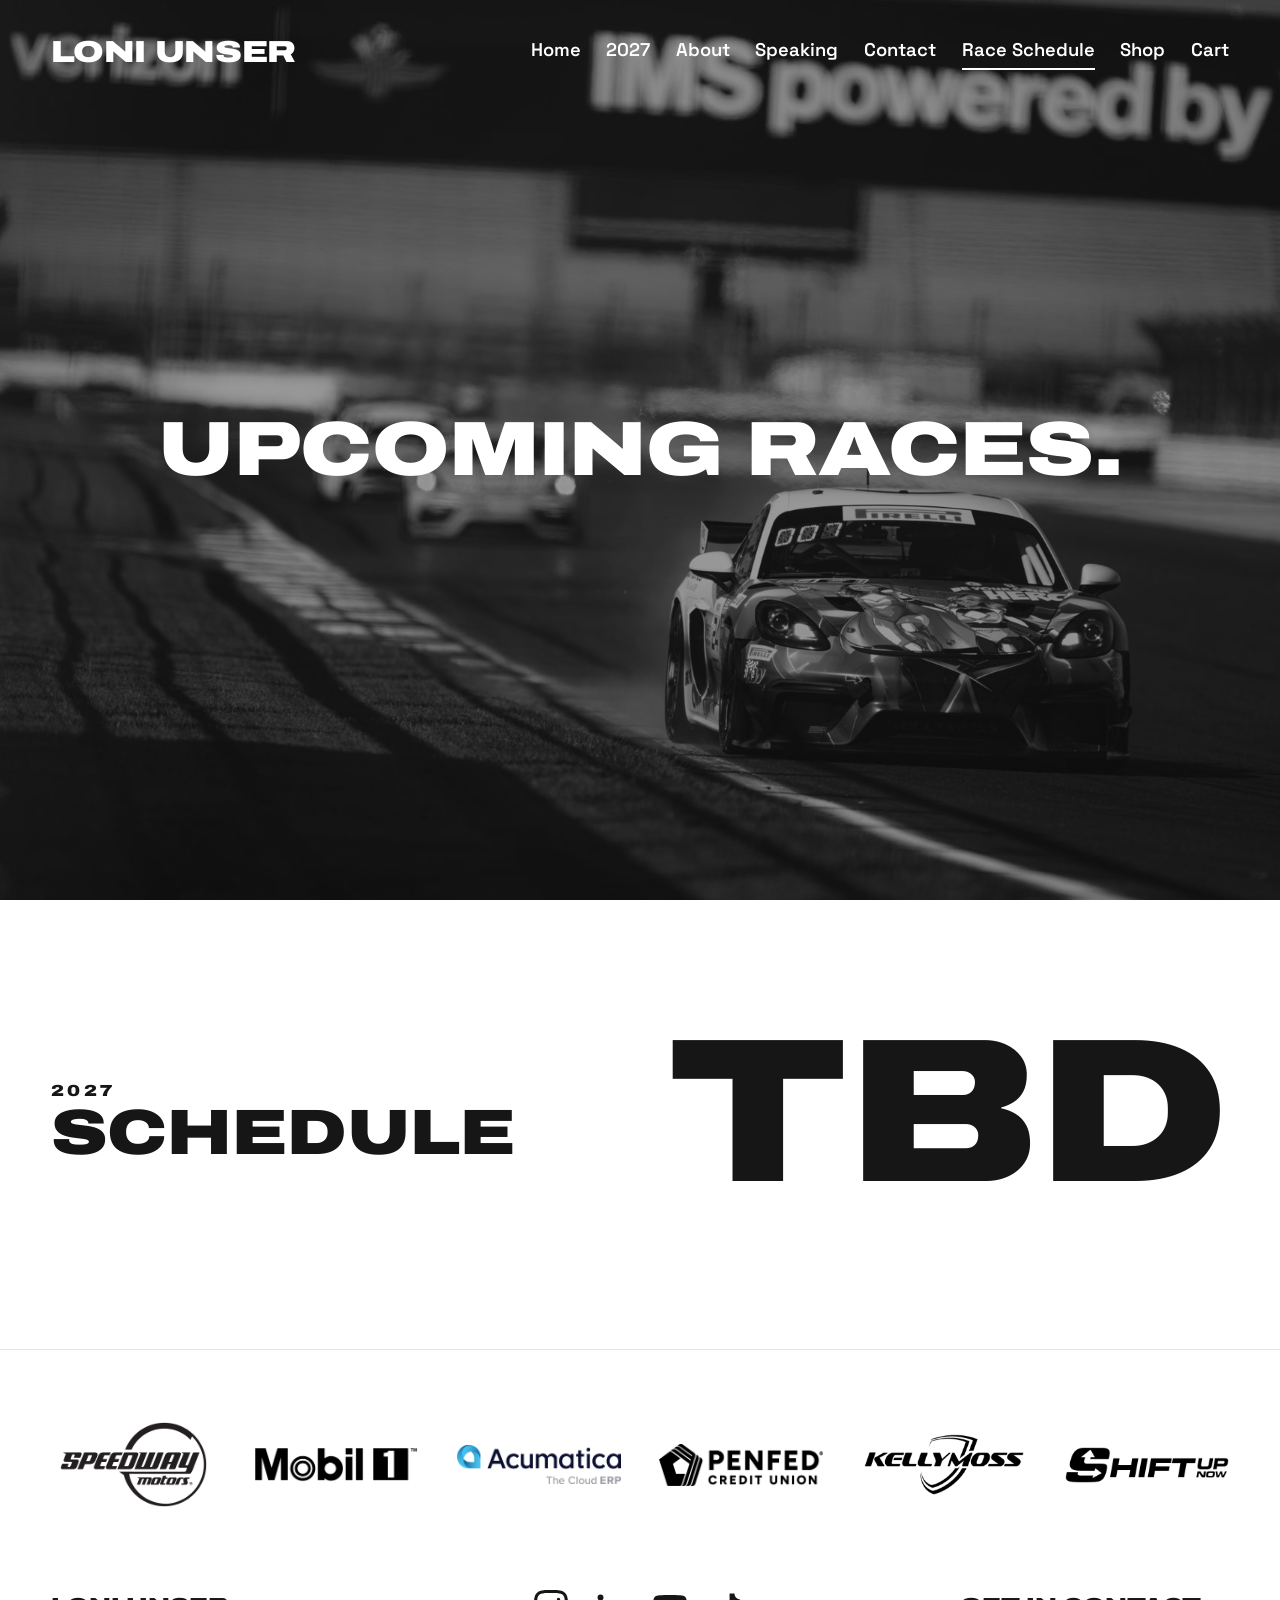
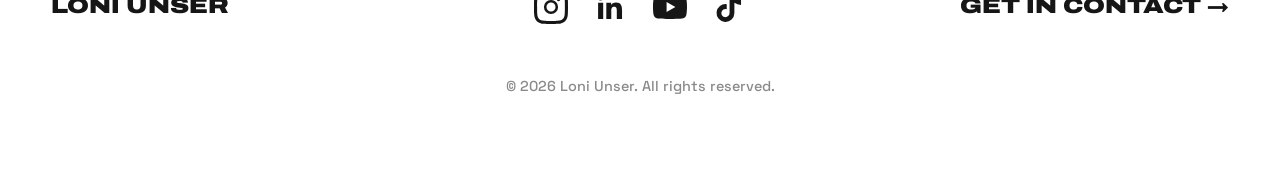
<file: schedule.html>
<!doctype html><html lang="en"><head><meta charset="utf-8"><meta name="viewport" content="width=device-width,initial-scale=1"><title>Race Schedule — Loni Unser</title><meta name="description" content="Loni Unser: sports car racing driver. Schedule, story, partners and official merch."><link rel="preconnect" href="https://fonts.googleapis.com"><link rel="preconnect" href="https://fonts.gstatic.com" crossorigin><link href="https://fonts.googleapis.com/css2?family=Archivo:wdth,wght@125,900&family=Space+Grotesk:wght@500;600;700&display=swap" rel="stylesheet"><link rel="stylesheet" href="styles.css"></head><body class="on-photo"><main>
<section class="hero"><img class="photo" src="assets/schedule-hero.jpg" alt="Loni's Porsche in the pit lane"><h1>Upcoming races.</h1></section>
<section class="event tbd"><div><p class="yr">2027</p><h2>Schedule</h2></div><div><p class="tbd-word">TBD</p></div></section>
</main>
<script src="layout.js"></script></body></html>
</file>
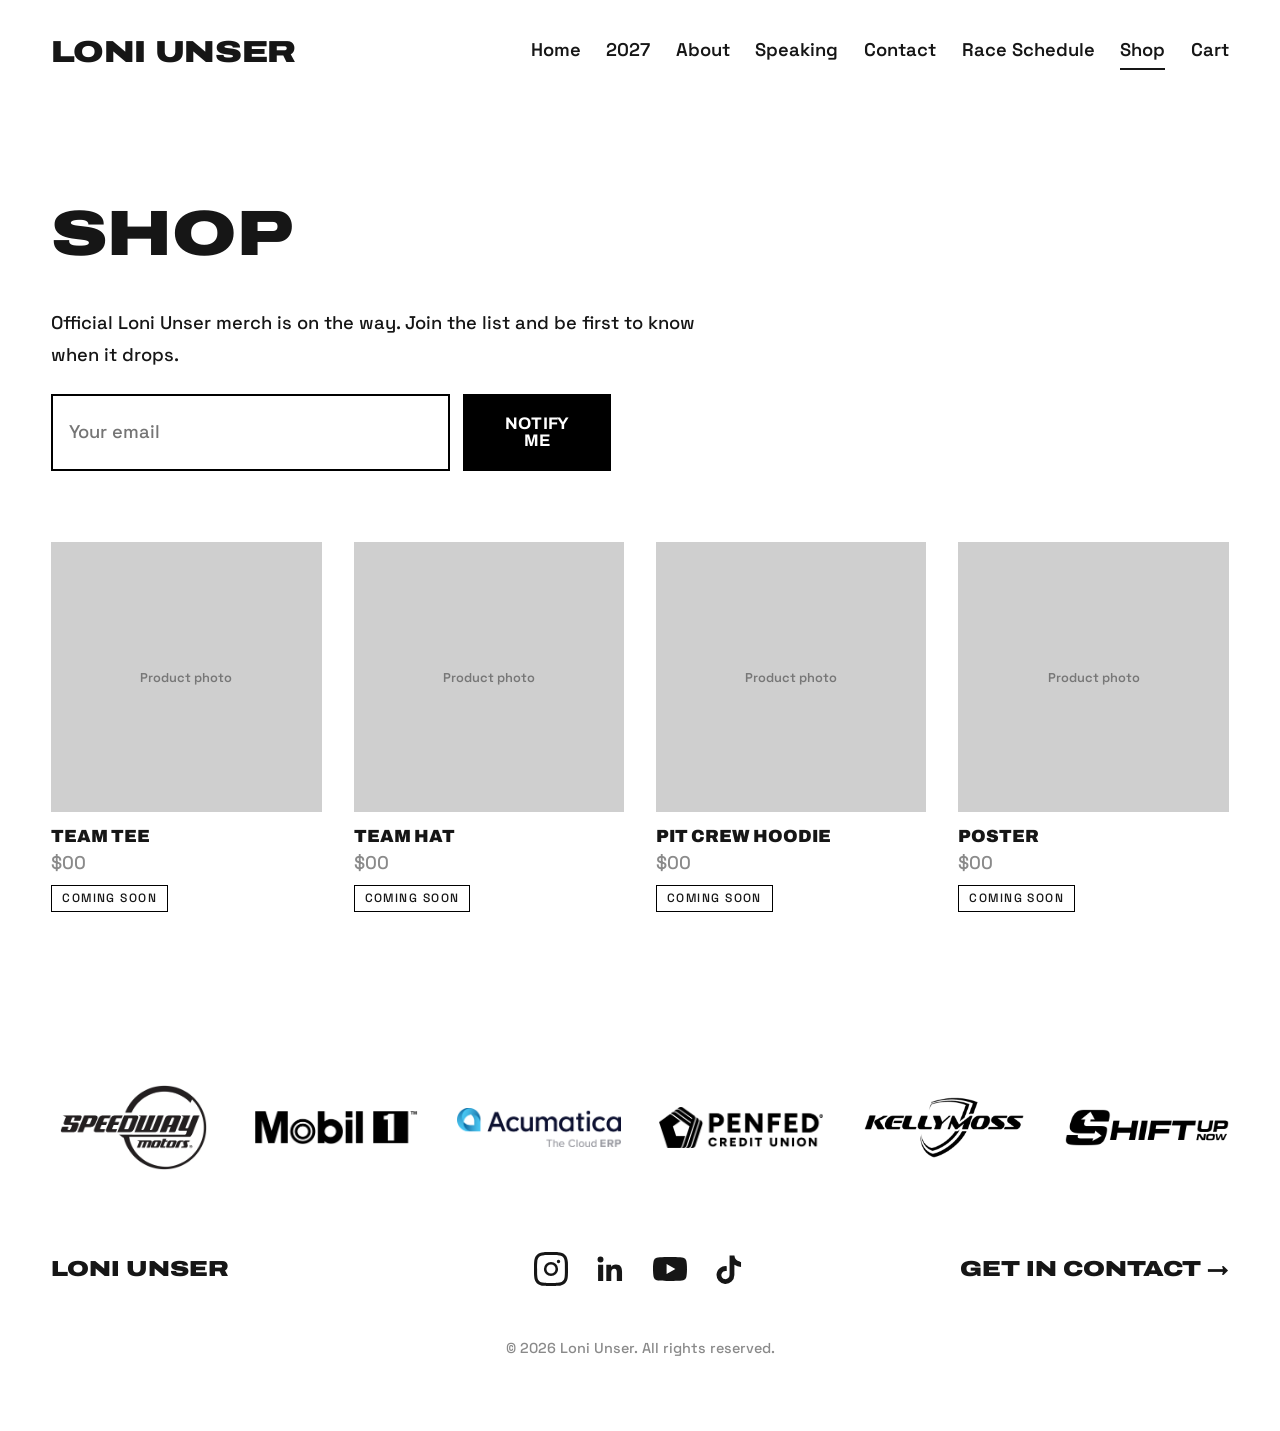
<file: shop.html>
<!doctype html><html lang="en"><head><meta charset="utf-8"><meta name="viewport" content="width=device-width,initial-scale=1"><title>Shop — Loni Unser</title><meta name="description" content="Loni Unser: sports car racing driver. Schedule, story, partners and official merch."><link rel="preconnect" href="https://fonts.googleapis.com"><link rel="preconnect" href="https://fonts.gstatic.com" crossorigin><link href="https://fonts.googleapis.com/css2?family=Archivo:wdth,wght@125,900&family=Space+Grotesk:wght@500;600;700&display=swap" rel="stylesheet"><link rel="stylesheet" href="styles.css"></head><body><main><section class="page"><h1>Shop</h1>
<p>Official Loni Unser merch is on the way. Join the list and be first to know when it drops.</p>
<form class="row" id="signup"><input type="email" placeholder="Your email" aria-label="Email" required><button class="cta" type="submit">Notify me</button></form><p class="msg" role="status"></p>
<div class="grid">
<article class="product"><div class="ph frame">Product photo</div><h3>Team Tee</h3><p>$00</p><span class="soon">Coming soon</span></article>
<article class="product"><div class="ph frame">Product photo</div><h3>Team Hat</h3><p>$00</p><span class="soon">Coming soon</span></article>
<article class="product"><div class="ph frame">Product photo</div><h3>Pit Crew Hoodie</h3><p>$00</p><span class="soon">Coming soon</span></article>
<article class="product"><div class="ph frame">Product photo</div><h3>Poster</h3><p>$00</p><span class="soon">Coming soon</span></article>
</div></section></main>
<script>document.getElementById("signup").addEventListener("submit",e=>{e.preventDefault();document.querySelector(".msg").textContent="Thank you! You're on the list.";e.target.reset()});</script>
<script src="layout.js"></script></body></html>
</file>
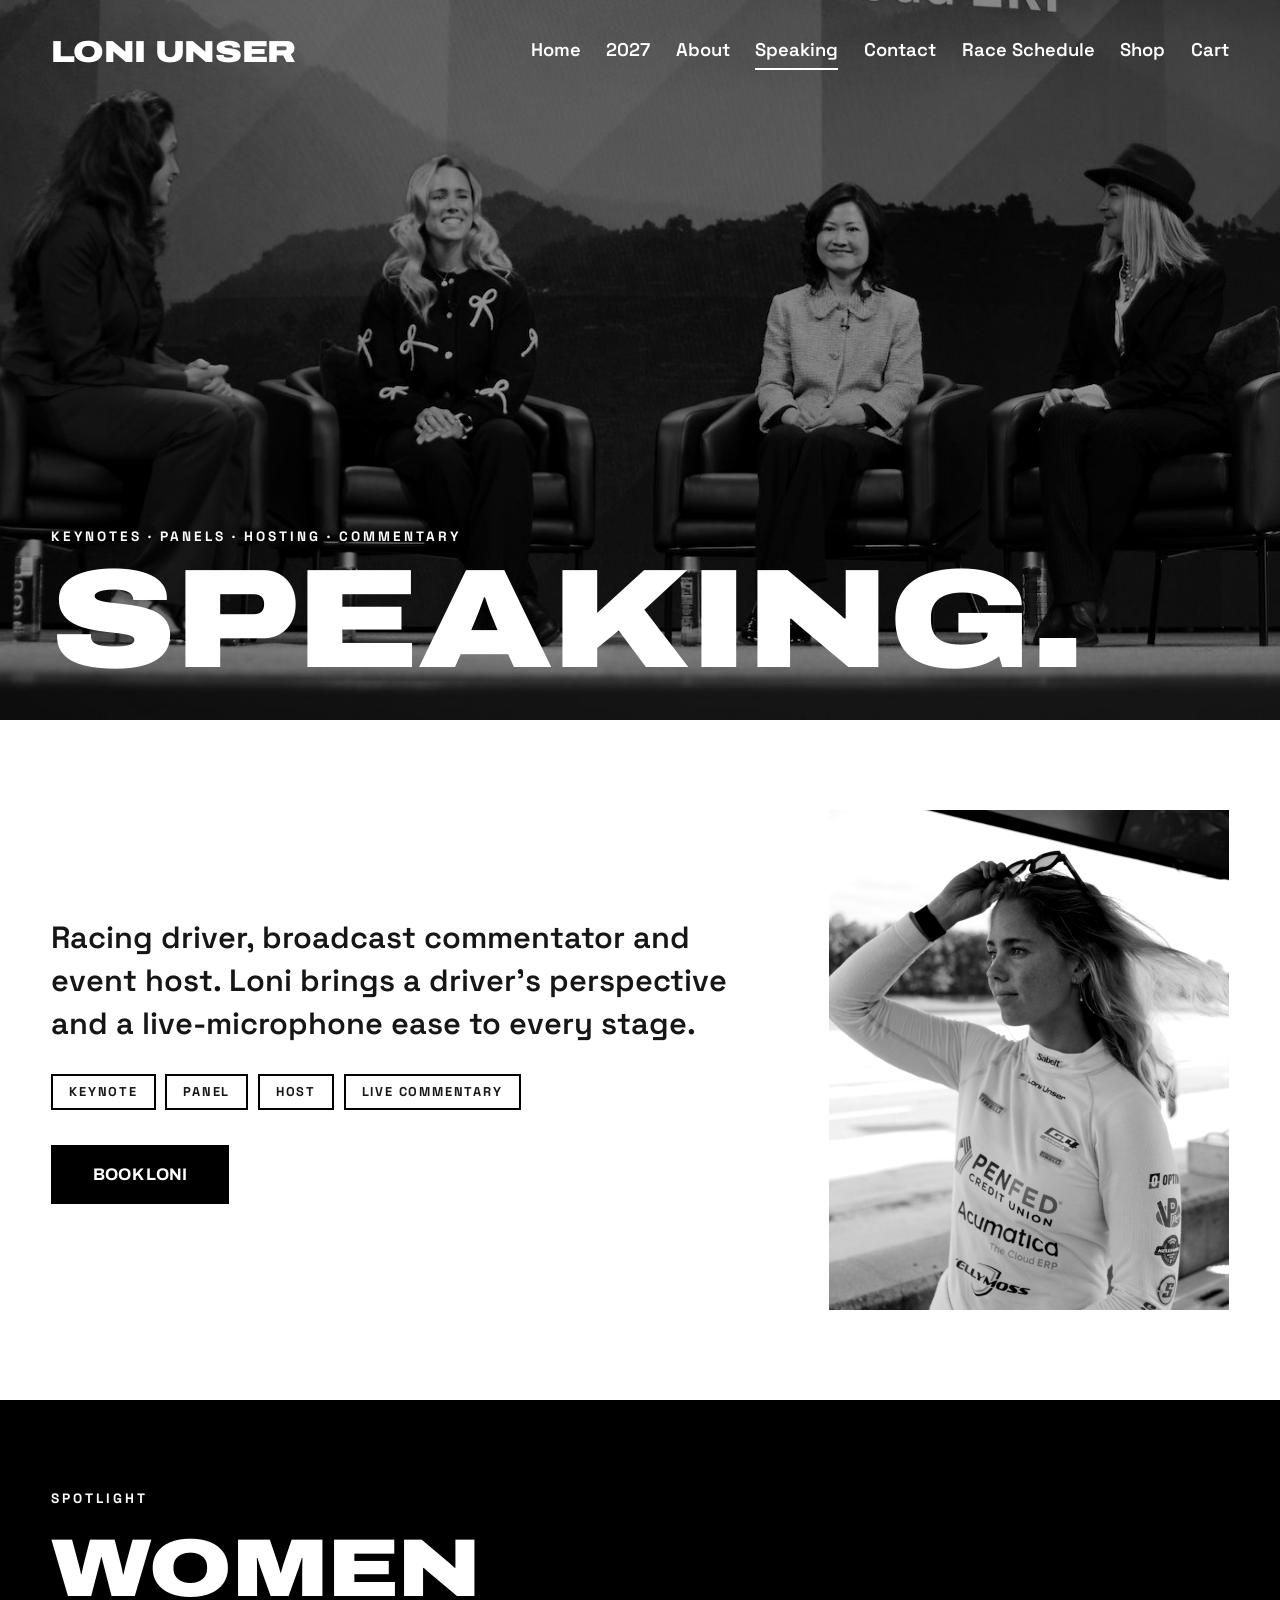
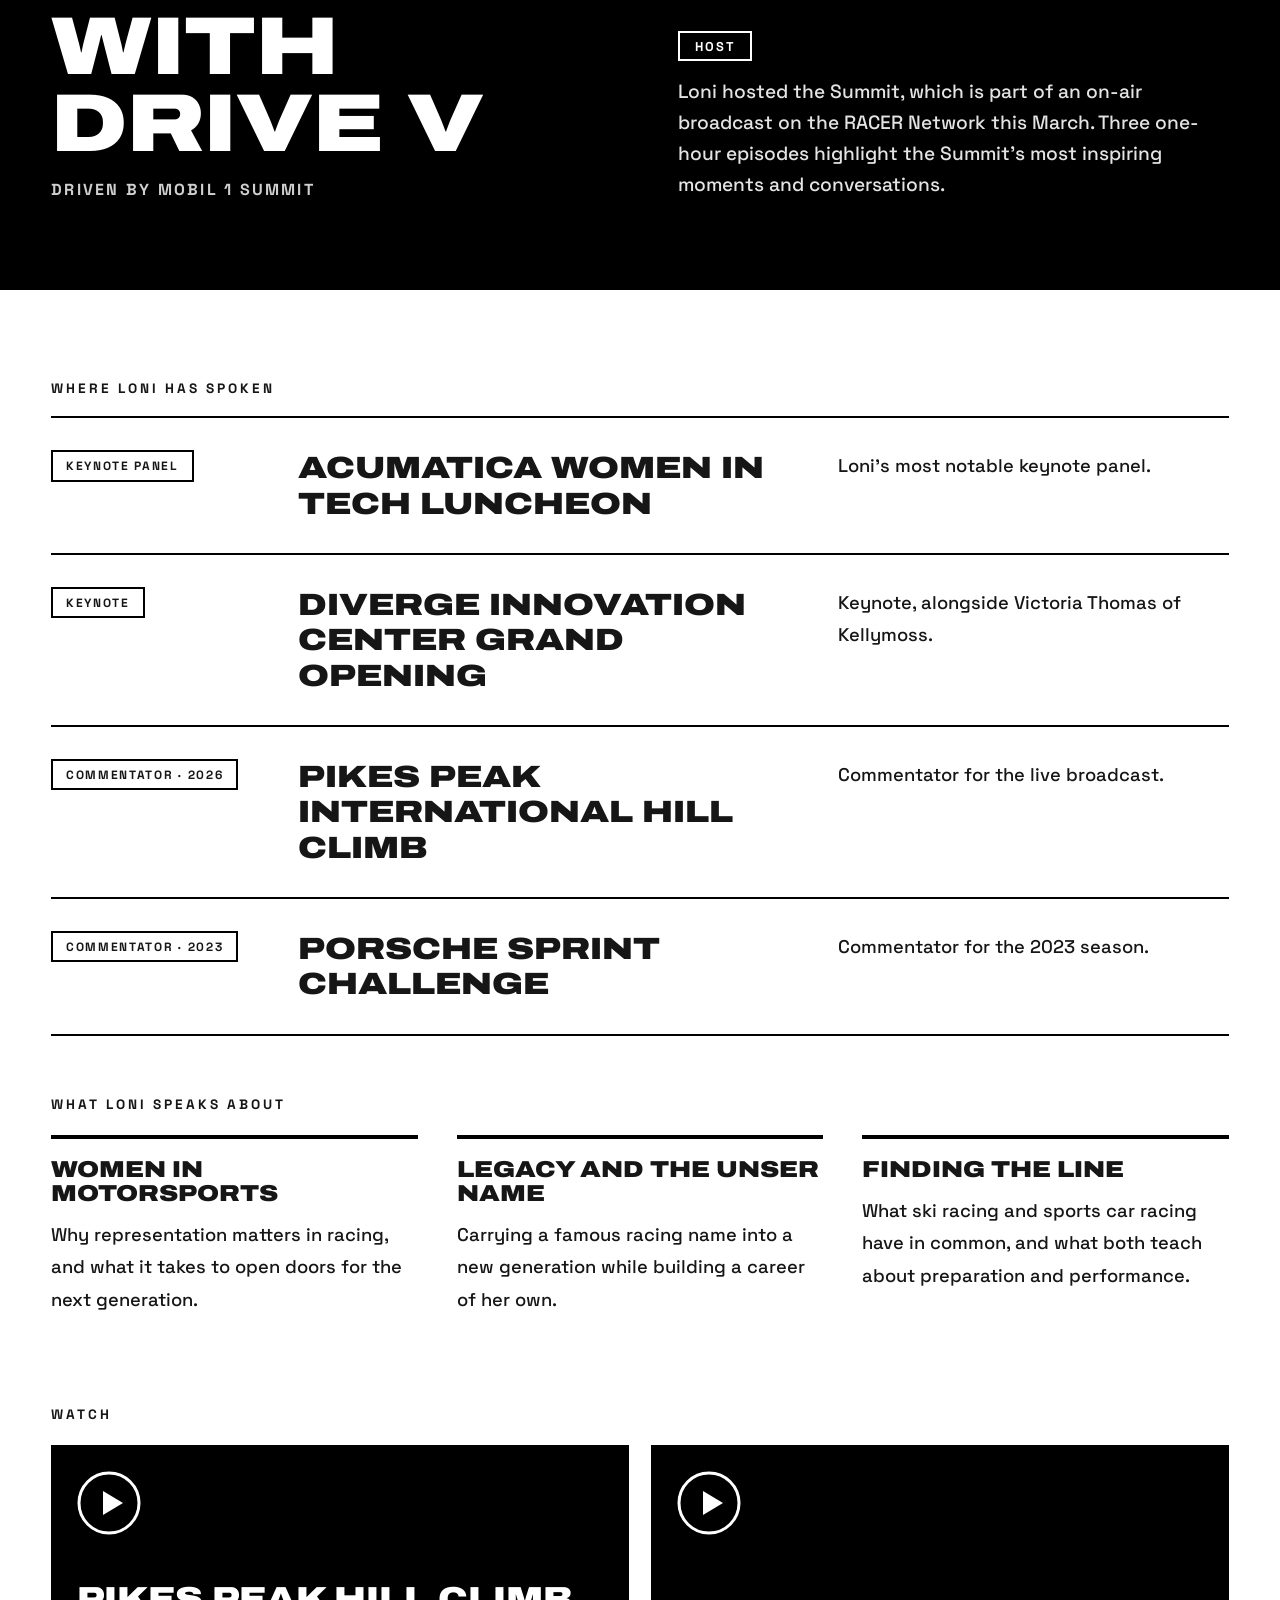
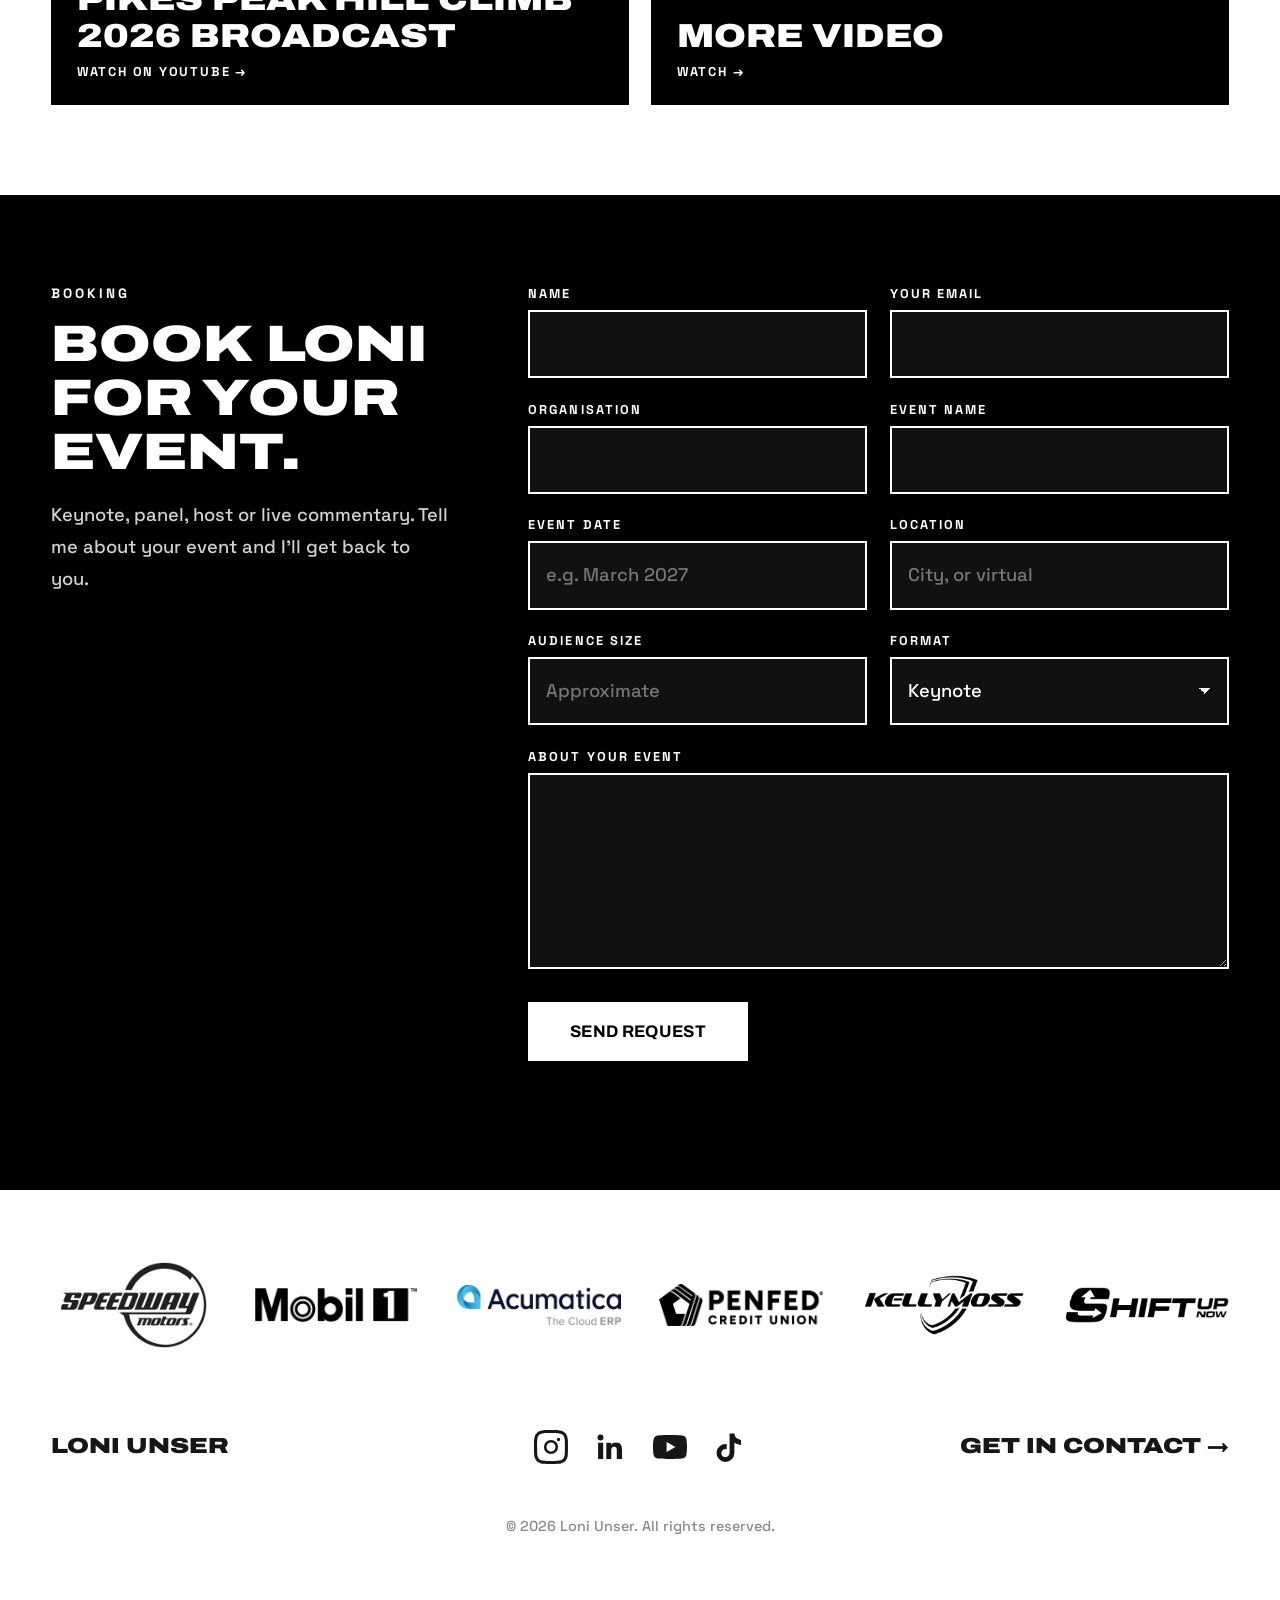
<file: speaking.html>
<!doctype html><html lang="en"><head><meta charset="utf-8"><meta name="viewport" content="width=device-width,initial-scale=1"><title>Speaking — Loni Unser</title><meta name="description" content="Loni Unser: sports car racing driver. Schedule, story, partners and official merch."><link rel="preconnect" href="https://fonts.googleapis.com"><link rel="preconnect" href="https://fonts.gstatic.com" crossorigin><link href="https://fonts.googleapis.com/css2?family=Archivo:wdth,wght@125,900&family=Space+Grotesk:wght@500;600;700&display=swap" rel="stylesheet"><link rel="stylesheet" href="styles.css"></head><body class="on-photo"><main>
<section class="hero sp-hero">
<img class="photo" src="assets/speaking-panel.jpg" alt="Loni on stage during the Acumatica Women in Tech Luncheon panel">
<div class="sp-hero-text"><p class="kicker">Keynotes · Panels · Hosting · Commentary</p><h1>Speaking.</h1></div>
</section>

<section class="sp2-intro">
<div class="sp2-intro-text">
<p class="sp-lead">Racing driver, broadcast commentator and event host. Loni brings a driver's perspective and a live-microphone ease to every stage.</p>
<ul class="sp2-formats"><li>Keynote</li><li>Panel</li><li>Host</li><li>Live commentary</li></ul>
<a class="cta" href="#book">Book Loni</a>
</div>
<img class="photo" src="assets/g01.jpg" alt="Loni in her white race suit, sunglasses pushed up in her hair" loading="lazy">
</section>

<section class="sp2-spot">
<p class="kicker">Spotlight</p>
<div class="sp2-spot-grid">
<div><h2>Women With Drive V</h2><p class="sp2-sub">Driven by Mobil 1 Summit</p></div>
<div><p class="sp2-tag">Host</p><p>Loni hosted the Summit, which is part of an on-air broadcast on the RACER Network this March. Three one-hour episodes highlight the Summit's most inspiring moments and conversations.</p></div>
</div>
</section>

<section class="sp-where sp2-where">
<p class="kicker">Where Loni has spoken</p>
<ul>
<li><span class="sp2-role">Keynote panel</span><h2>Acumatica Women in Tech Luncheon</h2><p>Loni's most notable keynote panel.</p></li>
<li><span class="sp2-role">Keynote</span><h2>Diverge Innovation Center Grand Opening</h2><p>Keynote, alongside Victoria Thomas of Kellymoss.</p></li>
<li><span class="sp2-role">Commentator · 2026</span><h2>Pikes Peak International Hill Climb</h2><p>Commentator for the live broadcast.</p></li>
<li><span class="sp2-role">Commentator · 2023</span><h2>Porsche Sprint Challenge</h2><p>Commentator for the 2023 season.</p></li>
</ul>
</section>

<section class="sp-topics">
<p class="kicker">What Loni speaks about</p>
<div>
<article><h3>Women in motorsports</h3><p>Why representation matters in racing, and what it takes to open doors for the next generation.</p></article>
<article><h3>Legacy and the Unser name</h3><p>Carrying a famous racing name into a new generation while building a career of her own.</p></article>
<article><h3>Finding the line</h3><p>What ski racing and sports car racing have in common, and what both teach about preparation and performance.</p></article>
</div>
</section>

<section class="sp2-watch">
<p class="kicker">Watch</p>
<div class="sp2-cards">
<a href="https://www.youtube.com/live/7Zx3SHXzJyM" target="_blank" rel="noopener"><svg class="play" viewBox="0 0 64 64" aria-hidden="true"><circle cx="32" cy="32" r="30" fill="none" stroke="currentColor" stroke-width="3"/><path d="M26 20l20 12-20 12z" fill="currentColor"/></svg><span class="c-t">Pikes Peak Hill Climb 2026 broadcast</span><span class="c-s">Watch on YouTube →</span></a>
<a href="https://next.frame.io/share/7700c0bc-a790-4b05-9a13-084a66e58479/view/1ddc5d5b-de66-40b3-9145-a63d8455a6e7" target="_blank" rel="noopener"><svg class="play" viewBox="0 0 64 64" aria-hidden="true"><circle cx="32" cy="32" r="30" fill="none" stroke="currentColor" stroke-width="3"/><path d="M26 20l20 12-20 12z" fill="currentColor"/></svg><span class="c-t">More video</span><span class="c-s">Watch →</span></a>
</div>
</section>

<section class="sp-book" id="book">
<div class="sp-book-head"><p class="kicker">Booking</p><h2>Book Loni for your event.</h2><p>Keynote, panel, host or live commentary. Tell me about your event and I'll get back to you.</p></div>
<form class="sp-form" id="book-form" novalidate>
<div class="f"><label for="b-name">Name</label><input id="b-name" name="name" autocomplete="name" required></div>
<div class="f"><label for="b-email">Your email</label><input id="b-email" name="email" type="email" autocomplete="email" required></div>
<div class="f"><label for="b-org">Organisation</label><input id="b-org" name="organisation" autocomplete="organization"></div>
<div class="f"><label for="b-event">Event name</label><input id="b-event" name="event"></div>
<div class="f"><label for="b-date">Event date</label><input id="b-date" name="date" placeholder="e.g. March 2027"></div>
<div class="f"><label for="b-loc">Location</label><input id="b-loc" name="location" placeholder="City, or virtual"></div>
<div class="f"><label for="b-size">Audience size</label><input id="b-size" name="audience" placeholder="Approximate"></div>
<div class="f"><label for="b-format">Format</label><select id="b-format" name="format"><option>Keynote</option><option>Panel</option><option>Host or emcee</option><option>Live commentary</option><option>Not sure yet</option></select></div>
<div class="f full"><label for="b-msg">About your event</label><textarea id="b-msg" name="message" rows="5" required></textarea></div>
<div class="full"><button class="cta alt-light" type="submit">Send request</button><p class="msg" role="status"></p></div>
</form>
</section>
</main>
<script src="layout.js"></script>
<script>
document.getElementById("book-form").addEventListener("submit",function(e){
 e.preventDefault();
 var f=e.target,st=f.querySelector(".msg");
 if(!f.name.value.trim()||!f.email.value.trim()||!f.message.value.trim()){st.textContent="Please fill in your name, email and a few words about your event.";return}
 if(!SITE.formEndpoint){st.innerHTML="Booking requests are not switched on yet. For now, send me a message on <a href=\""+SITE.social.Instagram+"\" target=\"_blank\" rel=\"noopener\">Instagram</a>.";return}
 var data=new FormData(f);data.append("topic","Speaking request");st.textContent="Sending...";
 fetch(SITE.formEndpoint,{method:"POST",body:data,headers:{Accept:"application/json"}}).then(function(r){
  if(r.ok){f.reset();st.textContent="Thank you! Your request is on its way."}else{st.textContent="Something went wrong. Please try again, or message me on Instagram."}
 }).catch(function(){st.textContent="Something went wrong. Please try again, or message me on Instagram."});
});
</script></body></html>
</file>
<file: styles.css>
:root{--ink:#161616;--bg:#fff;--gray:#8a8a8a;--line:#e4e4e4}
*{box-sizing:border-box;margin:0}
html{scroll-behavior:smooth}
body{font:500 1.15rem/1.75 "Space Grotesk",system-ui,sans-serif;color:var(--ink);background:var(--bg);-webkit-font-smoothing:antialiased}
h1,h2,h3,.logo,.big,.cta,.price{font-family:"Archivo",Impact,sans-serif;font-stretch:125%;font-weight:900;text-transform:uppercase;line-height:1.05}
a{color:inherit}
img{max-width:100%;display:block}
.pad{padding:0 4vw}
/* header */
.site-header{position:absolute;inset:0 0 auto 0;z-index:5;display:flex;justify-content:space-between;align-items:center;padding:34px 4vw}
.logo{font-size:1.9rem;text-decoration:none;letter-spacing:-.01em}
.site-header nav{display:flex;gap:2.2rem}
.site-header nav a{text-decoration:none;font-weight:600;font-size:1.15rem;padding-bottom:2px;border-bottom:2px solid transparent}
.site-header nav a:hover,.site-header nav a[aria-current]{border-color:currentColor}
.on-photo .site-header{color:#fff}
.burger{display:none;background:0;border:0;font:inherit;font-weight:700;color:inherit;cursor:pointer}
/* photos, always black & white */
.photo,.ph{filter:grayscale(1) contrast(1.1);background:#cfcfcf;object-fit:cover;width:100%}
.ph{display:grid;place-items:center;color:#777;font:600 .8rem "Space Grotesk";text-align:center;padding:1rem;filter:none}
.frame{aspect-ratio:3/4}
/* marquee */
.marquee{overflow:hidden;white-space:nowrap;margin-top:min(17vh,150px)}
.marquee div{display:inline-block;animation:slide 22s linear infinite}
.marquee span{font:900 clamp(5rem,14vw,13rem)/1 "Archivo",Impact,sans-serif;font-stretch:125%;text-transform:uppercase;padding-right:.4em}
@keyframes slide{to{transform:translateX(-50%)}}
/* home */
.home{display:grid;grid-template-columns:1fr 1fr;align-items:end;gap:4vw;padding:0 4vw 90px;margin-top:-4vw}
.home p{font-size:1.2rem;align-self:end}
.home .frame{width:min(100%,460px);justify-self:center}
/* about */
.about{display:grid;grid-template-columns:1fr 1fr;gap:5vw;padding:min(24vh,200px) 4vw 100px;align-items:start}
.about .frame{width:min(100%,600px);justify-self:center;margin-top:7rem}
.about h1{font-size:clamp(2.4rem,4.4vw,4rem);margin-bottom:3rem}
.about p{max-width:36em;margin-bottom:1.5rem}
/* page hero */
.hero{position:relative;height:100svh;min-height:520px;display:grid;place-items:center;color:#fff;background:#222;overflow:hidden}
.hero .photo,.hero .ph{position:absolute;inset:0;height:100%;filter:grayscale(1) brightness(.6)}
.hero .ph{background:#444;color:transparent}
.hero h1{position:relative;font-size:clamp(2.4rem,6vw,5.5rem);text-transform:uppercase}
/* schedule */
.event{display:grid;grid-template-columns:1fr 1fr;gap:5vw;align-items:center;padding:70px 4vw;border-bottom:1px solid var(--line)}
.event svg{overflow:visible;width:100%;max-width:640px;justify-self:center;fill:none;stroke:var(--ink);stroke-width:9;stroke-linejoin:round;stroke-linecap:round}
.event h2{font-size:clamp(1.8rem,3.2vw,3rem);margin-bottom:1.6rem}
.event p{margin-bottom:1.4rem}
.cta{display:inline-block;background:#000;color:#fff;padding:1.3rem 2.6rem;text-decoration:none;font-size:1.05rem;border:0;cursor:pointer;font-stretch:100%;font-weight:700;letter-spacing:.02em;transition:background .2s}
.cta:hover{background:#444}
.cta.alt{background:#fff;color:#000;border:2px solid #000}
.cta.alt:hover{background:#000;color:#fff}
/* generic page */
.page{padding:min(24vh,200px) 4vw 100px;max-width:1300px}
.page h1{font-size:clamp(2.4rem,5vw,4.4rem);margin-bottom:2.5rem}
.page p{max-width:36em;margin-bottom:1.4rem}
.facts{display:grid;grid-template-columns:repeat(auto-fit,minmax(200px,1fr));gap:2rem;margin:3rem 0}
.facts div{border-top:3px solid #000;padding-top:.8rem}
.facts b{display:block;font:900 2.4rem "Archivo";font-stretch:125%}
/* shop */
.grid{display:grid;grid-template-columns:repeat(auto-fill,minmax(260px,1fr));gap:2.5rem 2rem;margin-top:2rem}
.product .frame{aspect-ratio:1;margin-bottom:1rem}
.product h3{font-size:1.1rem;font-stretch:100%}
.product p{margin:0;color:var(--gray)}
.soon{display:inline-block;font-size:.75rem;letter-spacing:.12em;text-transform:uppercase;border:1.5px solid #000;padding:2px 10px;margin-top:.4rem}
form.stack{display:grid;gap:1rem;max-width:520px;margin-top:2rem}
input,textarea{font:inherit;padding:1rem;border:2px solid #000;background:#fff;width:100%;border-radius:0}
.row{display:flex;gap:.8rem;max-width:560px}
.msg{min-height:1.6em;margin-top:.6rem}
/* footer */
.site-footer{padding:0 4vw 70px}
.sponsors{display:grid;grid-template-columns:repeat(6,1fr);gap:3vw;align-items:center;padding:60px 0 0}
.sponsors div{aspect-ratio:3/2;display:grid;place-items:center}
.sponsors img{max-height:78%;max-width:100%;object-fit:contain}
.sponsors .ph{background:#f1f1f1;width:100%;height:100%;font-size:.8rem}
.foot{display:grid;grid-template-columns:1fr auto 1fr;align-items:center;padding:70px 0 50px;gap:2rem}
.foot .big{font-size:clamp(1rem,1.7vw,1.6rem)}
.foot .big:last-child{text-align:right;text-decoration:none;white-space:nowrap}
.foot .big:first-child{text-align:left}
.social{display:flex;gap:1.6rem}
.social a{display:grid;place-items:center}
.social svg{width:34px;height:34px;fill:currentColor}
.legal{color:var(--gray);font-size:.9rem;text-align:center}
.reveal{opacity:0;transform:translateY(24px);transition:opacity .7s,transform .7s}.reveal.in{opacity:1;transform:none}
@media(max-width:1000px){.sponsors{grid-template-columns:repeat(3,1fr)}}
@media(max-width:820px){
 .foot .big:last-child{white-space:normal;font-size:1.1rem}
 body{font-size:1.05rem}
 .site-header{padding:22px 5vw}.logo{font-size:1.4rem}
 .burger{display:block}
 .site-header nav{display:none;position:absolute;top:100%;left:0;right:0;flex-direction:column;gap:1rem;background:#fff;color:#000;padding:1.5rem 5vw 2rem;border-bottom:2px solid #000}
 .site-header nav.open{display:flex}
 .home,.about,.event{grid-template-columns:1fr}
 .about .frame{margin-top:0}
 .sponsors{grid-template-columns:repeat(2,1fr)}
 .foot{grid-template-columns:1fr;text-align:center}.foot .big:first-child,.foot .big:last-child{text-align:center}.social{justify-content:center}
 .row{flex-direction:column}
}
@media(prefers-reduced-motion:reduce){*{animation:none!important;transition:none!important}}
/* gallery */
.gallery-sec{padding:40px 4vw 80px}
.gallery-sec h2{font-size:clamp(2rem,4vw,3.4rem);margin-bottom:2rem}
.gallery{columns:3;column-gap:14px}
.gi{display:block;width:100%;margin:0 0 14px;padding:0;border:0;background:#ddd;cursor:zoom-in;break-inside:avoid}
.gi img{transition:filter .4s,transform .4s}
.gi:hover img,.gi:focus-visible img{filter:none;transform:scale(1.02)}
.gi{overflow:hidden}
.lightbox{position:fixed;inset:0;z-index:20;background:rgba(0,0,0,.94);display:grid;place-items:center;padding:4vw;cursor:zoom-out}
.lightbox[hidden]{display:none}
.lightbox img{max-width:100%;max-height:92vh;object-fit:contain;filter:none}
.lightbox button{position:absolute;top:14px;right:22px;background:0;border:0;color:#fff;font-size:2.6rem;cursor:pointer;line-height:1}
/* page with photo */
.split{display:grid;grid-template-columns:1fr 1fr;gap:5vw;align-items:start;max-width:none}
.split .photo{position:sticky;top:30px}
@media(max-width:820px){.gallery{columns:2;column-gap:10px}.gi{margin-bottom:10px}.split{grid-template-columns:1fr}.split .photo{position:static}}
/* 2027 TBD */
.tbd{min-height:50vh}
.tbd .yr{font:900 1rem "Archivo";font-stretch:125%;letter-spacing:.2em;margin:0}
.tbd h2{margin:0;font-size:clamp(2.4rem,5vw,4.4rem)}
.tbd-word{font:900 clamp(5rem,16vw,13rem)/1 "Archivo",Impact,sans-serif;font-stretch:125%;margin:0}
/* ---- home redesign ---- */
.kicker{font:700 .85rem "Space Grotesk";letter-spacing:.22em;text-transform:uppercase;margin:0 0 1rem}
.home-hero{display:block;min-height:100svh;color:#fff}
.hh-inner{position:relative;z-index:2;padding:min(26vh,230px) 4vw 0;max-width:1100px}
.home-hero h1{font-size:clamp(3.6rem,13vw,11rem);line-height:.9;margin:0 0 1.4rem;text-align:left}
.welcome{font-size:1.25rem;max-width:26em;margin-bottom:1.8rem}
.cta-row{display:flex;gap:14px;flex-wrap:wrap}
.cta.ghost{background:transparent;border:2px solid #fff;padding:calc(1.3rem - 2px) calc(2.6rem - 2px)}
.cta.ghost:hover{background:#fff;color:#000}
.home-hero .marquee{position:absolute;left:0;right:0;bottom:0;margin:0;z-index:2;color:#fff;opacity:.95}
.home-hero .marquee span{font-size:clamp(3rem,8vw,6.5rem)}
.home-hero .photo{filter:grayscale(1) brightness(.55) contrast(1.1)}
.highlights{background:#000;color:#fff;padding:80px 4vw}
.highlights ul{list-style:none;padding:0;display:grid;grid-template-columns:repeat(4,1fr);gap:2.5rem}
.highlights li{border-top:3px solid #fff;padding-top:1.1rem}
.highlights b{display:block;font:900 clamp(3rem,6vw,5.2rem)/1 "Archivo",Impact,sans-serif;font-stretch:125%;margin-bottom:.8rem}
.highlights span{display:block;color:#cfcfcf;font-size:1rem;line-height:1.5}
.meet{display:grid;grid-template-columns:1fr 1fr;gap:6vw;align-items:center;padding:110px 4vw}
.meet .frame{width:min(100%,520px);justify-self:center}
.meet h2{font-size:clamp(2rem,4vw,3.4rem);margin-bottom:1.6rem}
.meet p{max-width:32em}
.meet .cta{margin-top:1rem}
.next-band{background:#f1f1ef;display:grid;grid-template-columns:1fr 1fr;gap:4vw;align-items:center;padding:80px 4vw}
.next-band h2{margin:0;font-size:clamp(3rem,8vw,7rem)}
.tbd-big{font:900 clamp(3rem,8vw,7rem)/1 "Archivo",Impact,sans-serif;font-stretch:125%;margin:0 0 1.2rem}
.merch-band{background:#000;color:#fff;display:grid;grid-template-columns:1fr 1fr;gap:4vw;align-items:center;padding:90px 4vw}
.merch-band h2{font-size:clamp(2.4rem,5vw,4.4rem);margin:0 0 1rem}
.merch-band .row input{background:#111;border-color:#fff;color:#fff}
.merch-band .msg{grid-column:1/-1;min-height:1.5em;margin:0}
.cta.alt-light{background:#fff;color:#000}
.cta.alt-light:hover{background:#ddd}
@media(max-width:820px){
 .highlights ul{grid-template-columns:1fr 1fr;gap:2rem 1.2rem}
 .meet,.next-band,.merch-band{grid-template-columns:1fr}
 .meet{padding:70px 4vw}
 .hh-inner{padding-top:30vh}
}
.hero.home-hero{display:block;place-items:unset}
.hero.home-hero .hh-inner{margin:0}
.merch-band .cta,.next-band .cta{white-space:nowrap}
.merch-band .row{max-width:none}
/* winning-photo feature */
.win{display:grid;grid-template-columns:minmax(0,1.1fr) minmax(0,1fr);min-height:100svh;background:#000;color:#fff}
.win .photo{width:100%;height:100%;min-height:100svh;object-fit:cover;object-position:50% 20%;filter:grayscale(1) contrast(1.08)}
.win-text{display:flex;flex-direction:column;justify-content:center;padding:6vw 5vw}
.win-text h2{font-size:clamp(2.8rem,5.6vw,7rem);overflow-wrap:anywhere;line-height:.9;margin:0 0 2rem}
.win-text p:not(.kicker){max-width:26em;font-size:1.2rem;color:#d4d4d4}
.win-text .cta{align-self:flex-start;margin-top:1.4rem}
@media(max-width:820px){.win{grid-template-columns:1fr;min-height:0}.win .photo{min-height:0;height:auto;aspect-ratio:3/4}.win-text{padding:50px 5vw 70px}}
/* 2027 season page */
.season{max-width:none;padding-bottom:50px}
.season .facts{grid-template-columns:repeat(3,minmax(0,1fr));max-width:900px}
.season-photo{padding:0 4vw 100px}
.season-photo .photo{display:block;width:100%;aspect-ratio:2/1;object-position:50% 38%}
@media(max-width:820px){.season .facts{gap:1rem}.season .facts b{font-size:1.6rem}.season-photo{padding-bottom:70px}.season-photo .photo{aspect-ratio:3/2}}
/* about page, v2 */
.about2{padding:min(22vh,190px) 4vw 60px}
.about-title{font-size:clamp(2.6rem,7vw,6.5rem);margin:0 0 3.2rem;line-height:.95}
.about-grid{display:grid;grid-template-columns:minmax(0,5fr) minmax(0,6fr);gap:6vw;align-items:start}
.about-photo{position:sticky;top:96px}
.about-photo .photo{width:100%;height:calc(100svh - 140px);min-height:420px;max-height:820px;object-fit:cover;object-position:50% 40%}
.about-text{max-width:38em}
.about-text p{margin:0 0 1.5rem}
.lead-p{font-size:clamp(1.25rem,1.9vw,1.6rem);line-height:1.5;font-weight:600}
.pull{margin-top:2.5rem!important;padding-top:1.6rem;border-top:4px solid #000;font:900 clamp(1.3rem,2.2vw,1.9rem)/1.3 "Archivo",Impact,sans-serif;font-stretch:112%;text-transform:none}
.about-wide{padding:30px 4vw 100px}
.about-wide .photo{display:block;width:100%;aspect-ratio:16/9;object-fit:cover;object-position:50% 12%}
@media(max-width:820px){
 .about-grid{grid-template-columns:1fr;gap:2.2rem}
 .about-photo{position:static}
 .about-photo .photo{height:auto;aspect-ratio:4/5;max-height:none}
 .about-wide .photo{aspect-ratio:3/2}
}
/* about page, v3 */
.ab-intro{display:grid;grid-template-columns:minmax(0,5fr) minmax(0,6fr);gap:6vw;align-items:stretch;padding:min(20vh,170px) 4vw 90px}
.ab-intro .photo{height:100%;min-height:520px;object-fit:cover;object-position:50% 45%}
.ab-intro-text{max-width:36em;align-self:center}
.ab-intro h1{font-size:clamp(2.4rem,4.8vw,4.4rem);margin:0 0 2rem}
.ab-intro p{margin:0 0 1.4rem}
.ab-lead{font-size:clamp(1.15rem,1.5vw,1.3rem);line-height:1.6;font-weight:500}
.ab-timeline{background:#000;color:#fff;padding:90px 4vw}
.ab-timeline ol{list-style:none;padding:0;margin:1.5rem 0 0}
.ab-timeline li{display:grid;grid-template-columns:minmax(150px,24%) minmax(0,1fr);gap:3vw;padding:2.2rem 0;border-top:1px solid #3a3a3a}
.ab-timeline li:last-child{border-bottom:1px solid #3a3a3a}
.ab-timeline time{font:900 clamp(2.4rem,5vw,4.4rem)/1 "Archivo",Impact,sans-serif;font-stretch:125%}
.ab-timeline p{margin:0;max-width:40em;color:#e2e2e2;font-size:1.15rem}
.ab-close{display:grid;grid-template-columns:minmax(0,1fr) minmax(0,1fr);gap:6vw;align-items:start;padding:90px 4vw 50px}
.ab-close-text p{margin:0 0 1.4rem;max-width:34em}
.ab-pull{margin:0;font:900 clamp(1.5rem,2.6vw,2.3rem)/1.25 "Archivo",Impact,sans-serif;font-stretch:112%;border-top:4px solid #000;padding-top:1.4rem}
.about-wide{padding:30px 4vw 100px}
@media(max-width:820px){
 .ab-intro,.ab-close{grid-template-columns:1fr;gap:2rem}
 .ab-intro{padding-bottom:60px}
 .ab-intro .photo{height:auto;min-height:0;aspect-ratio:4/5}
 .ab-timeline li{grid-template-columns:1fr;gap:.8rem;padding:1.6rem 0}
 .ab-close{padding-top:60px}
}
/* contact page, v2 */
.ct-top{display:grid;grid-template-columns:minmax(0,1fr) minmax(0,1fr);gap:6vw;align-items:stretch;padding:min(20vh,170px) 4vw 80px}
.ct-text{align-self:center;max-width:36em}
.ct-text h1{font-size:clamp(2.8rem,6vw,5.6rem);margin:0 0 1.6rem}
.ct-lead{font-size:1.3rem;line-height:1.55;margin:0 0 2rem}
.ct-email{display:flex;align-items:center;gap:1rem;flex-wrap:wrap;margin-bottom:.4rem}
.ct-email a{font:900 clamp(1rem,1.85vw,1.55rem)/1.1 "Archivo",Impact,sans-serif;font-stretch:112%;text-transform:uppercase;text-decoration:none;border-bottom:4px solid #000;overflow-wrap:anywhere}
.ct-email a:hover{background:#000;color:#fff}
.copy{font:700 .85rem "Space Grotesk";letter-spacing:.12em;text-transform:uppercase;background:#fff;color:#000;border:2px solid #000;padding:.55rem 1rem;cursor:pointer}
.copy:hover{background:#000;color:#fff}
.ct-links{list-style:none;padding:0;margin:1.8rem 0 0;display:flex;gap:1.6rem;flex-wrap:wrap}
.ct-links a{font-weight:700;text-decoration:none;border-bottom:2px solid #000}
.ct-links a:hover{background:#000;color:#fff}
.ct-top .photo{width:100%;height:100%;min-height:440px;object-fit:cover;object-position:50% 30%}
.ct-form-band{background:#f1f1ef;display:grid;grid-template-columns:minmax(0,4fr) minmax(0,7fr);gap:6vw;padding:90px 4vw;align-items:start}
.ct-form-head h2{font-size:clamp(2rem,3.6vw,3.2rem);margin:0 0 1.2rem}
.ct-form-head p{max-width:24em}
.ct-form{display:grid;grid-template-columns:1fr 1fr;gap:1.4rem}
.ct-form .full{grid-column:1/-1}
.ct-form label{display:block;font:700 .8rem "Space Grotesk";letter-spacing:.16em;text-transform:uppercase;margin-bottom:.5rem}
.ct-form select{width:100%;font:inherit;padding:1rem;border:2px solid #000;background:#fff;border-radius:0;appearance:none;background-image:linear-gradient(45deg,transparent 50%,#000 50%),linear-gradient(135deg,#000 50%,transparent 50%);background-position:calc(100% - 22px) 50%,calc(100% - 16px) 50%;background-size:6px 6px;background-repeat:no-repeat}
.ct-form input:focus-visible,.ct-form select:focus-visible,.ct-form textarea:focus-visible,.copy:focus-visible,.cta:focus-visible{outline:3px solid #000;outline-offset:3px}
@media(max-width:820px){
 .ct-top,.ct-form-band{grid-template-columns:1fr;gap:2.2rem}
 .ct-top .photo{min-height:0;height:auto;aspect-ratio:3/2}
 .ct-form{grid-template-columns:1fr}
 .ct-form-band{padding:60px 4vw}
}
/* contact page, v3 */
.ct2-hero{display:block;height:80svh;min-height:480px;color:#fff}
.ct2-hero .photo{object-position:50% 8%}
.ct2-hero h1{position:absolute;left:4vw;right:4vw;bottom:4vh;margin:0;font-size:clamp(2.4rem,7.2vw,7rem);line-height:.92;text-align:left}
.ct2-email{padding:90px 4vw 40px}
.ct2-addr{display:block;font:900 clamp(1.2rem,4.7vw,4.8rem)/1.05 "Archivo",Impact,sans-serif;font-stretch:125%;text-transform:uppercase;text-decoration:none;overflow-wrap:anywhere;margin-bottom:1.4rem}
.ct2-addr:hover{text-decoration:underline;text-decoration-thickness:.08em;text-underline-offset:.12em}
.ct2-copy{display:flex;gap:1rem;align-items:center;flex-wrap:wrap}
.ct2-copy .msg{margin:0;min-height:0}
.ct2-rows,.ct2-social{padding:50px 4vw 20px}
.ct2-rows ul{list-style:none;padding:0;margin:1.2rem 0 0;border-bottom:2px solid #000}
.ct2-rows a{display:flex;justify-content:space-between;align-items:center;gap:1rem;padding:1.8rem .4rem;border-top:2px solid #000;text-decoration:none;transition:background .2s,color .2s,padding .2s}
.ct2-rows a:hover,.ct2-rows a:focus-visible{background:#000;color:#fff;padding-left:1.6rem;padding-right:1.6rem;outline:none}
.r-t{font:900 clamp(1.3rem,3.2vw,2.6rem)/1.1 "Archivo",Impact,sans-serif;font-stretch:118%;text-transform:uppercase}
.r-go{font-weight:700;letter-spacing:.08em;text-transform:uppercase;font-size:.9rem;white-space:nowrap}
.ct2-social{padding-bottom:100px}
.ct2-social ul{list-style:none;padding:0;margin:1.2rem 0 0;display:flex;gap:2.4rem;flex-wrap:wrap}
.ct2-social a{font:900 clamp(1.2rem,2.4vw,1.9rem) "Archivo",Impact,sans-serif;font-stretch:118%;text-transform:uppercase;text-decoration:none;border-bottom:4px solid #000}
.ct2-social a:hover{background:#000;color:#fff}
@media(max-width:820px){.ct2-hero{height:60svh}.ct2-email{padding-top:60px}.r-go{display:none}.ct2-rows a{padding:1.3rem .2rem}}
/* contact page, v4: expanding topic rows */
.ct2-intro{padding:80px 4vw 10px}
.ct2-lead{font-size:clamp(1.2rem,2vw,1.6rem);line-height:1.5;max-width:30em;margin:0}
.ct2-rows{padding-top:30px}
.ct2-rows details{border-top:2px solid #000}
.ct2-rows li:last-child details{border-bottom:2px solid #000}
.ct2-rows ul{border-bottom:0}
.ct2-rows summary{display:flex;justify-content:space-between;align-items:center;gap:1rem;padding:1.8rem .4rem;cursor:pointer;list-style:none;transition:background .2s,color .2s,padding .2s}
.ct2-rows summary::-webkit-details-marker{display:none}
.ct2-rows summary:hover,.ct2-rows summary:focus-visible{background:#000;color:#fff;padding-left:1.6rem;padding-right:1.6rem;outline:none}
.ct2-rows details[open] summary{background:#000;color:#fff;padding-left:1.6rem;padding-right:1.6rem}
.ct2-rows .r-go::before{content:"+";font:900 2rem/1 "Archivo",sans-serif}
.ct2-rows details[open] .r-go::before{content:"\2212"}
.ct2-form{display:grid;grid-template-columns:1fr 1fr;gap:1.4rem;padding:2rem 1.6rem 2.6rem}
.ct2-form .full{grid-column:1/-1}
.ct2-form label{display:block;font:700 .8rem "Space Grotesk";letter-spacing:.16em;text-transform:uppercase;margin-bottom:.5rem}
.ct2-form input:focus-visible,.ct2-form textarea:focus-visible,.ct2-form .cta:focus-visible{outline:3px solid #000;outline-offset:3px}
.ct2-form .msg a{border-bottom:2px solid #000;font-weight:700}
@media(max-width:820px){.ct2-form{grid-template-columns:1fr;padding:1.6rem .2rem 2rem}.ct2-intro{padding-top:60px}.ct2-rows .r-go{display:block}}
/* ---- speaking ---- */
.sp-hero{display:block;height:80svh;min-height:480px;color:#fff}
.sp-hero .photo{object-position:36% 40%;filter:grayscale(1) brightness(.6) contrast(1.1)}
.sp-hero-text{position:absolute;left:4vw;right:4vw;bottom:4vh}
.sp-hero-text .kicker{margin-bottom:.8rem}
.sp-hero h1{margin:0;font-size:clamp(3rem,11vw,10rem);line-height:.9;text-align:left;position:static}
.sp-intro{padding:90px 4vw 70px;display:flex;gap:3rem;align-items:flex-end;justify-content:space-between;flex-wrap:wrap}
.sp-lead{font-size:clamp(1.3rem,2.4vw,2rem);line-height:1.4;font-weight:600;max-width:28em;margin:0}
.sp-cred{background:#000;color:#fff;padding:70px 4vw}
.sp-cred ul{list-style:none;padding:0;margin:0;display:grid;grid-template-columns:repeat(4,1fr);gap:2rem}
.sp-cred li{border-top:3px solid #fff;padding-top:1rem}
.sp-cred span{display:block;font:700 .8rem "Space Grotesk";letter-spacing:.2em;text-transform:uppercase;color:#bbb;margin-bottom:.6rem}
.sp-cred b{display:block;font:900 clamp(1.3rem,2vw,1.8rem)/1.15 "Archivo",Impact,sans-serif;font-stretch:118%;text-transform:uppercase;margin-bottom:.5rem}
.sp-cred i{display:block;font-style:normal;color:#d0d0d0}
.sp-where{padding:90px 4vw 40px}
.sp-where ul{list-style:none;padding:0;margin:1.2rem 0 0}
.sp-where li{display:grid;grid-template-columns:minmax(0,1fr) minmax(0,1fr);gap:4vw;padding:2rem 0;border-top:2px solid #000}
.sp-where li:last-child{border-bottom:2px solid #000}
.sp-where h2{font-size:clamp(1.3rem,2.4vw,2.1rem);line-height:1.15;margin:0}
.sp-where p{margin:0;max-width:34em}
.sp-photo{margin:0;padding:50px 4vw 30px}
.sp-photo .photo{display:block;width:100%;aspect-ratio:21/9;object-fit:cover;object-position:36% 40%}
.sp-photo figcaption{margin-top:.8rem;font:700 .8rem "Space Grotesk";letter-spacing:.16em;text-transform:uppercase;color:#666}
.sp-topics{padding:70px 4vw 80px}
.sp-topics>div{display:grid;grid-template-columns:repeat(3,1fr);gap:2.4rem;margin-top:1.4rem}
.sp-topics article{border-top:4px solid #000;padding-top:1.2rem}
.sp-topics h3{font-size:clamp(1.2rem,1.8vw,1.6rem);margin:0 0 .8rem;font-stretch:118%}
.sp-topics p{margin:0}
.sp-watch{padding:0 4vw 80px}
.sp-watch ul{list-style:none;padding:0;margin:1.2rem 0 0;border-bottom:2px solid #000}
.sp-watch a{display:flex;justify-content:space-between;align-items:center;gap:1rem;padding:1.8rem .4rem;border-top:2px solid #000;text-decoration:none;transition:background .2s,color .2s,padding .2s}
.sp-watch a:hover,.sp-watch a:focus-visible{background:#000;color:#fff;padding-left:1.6rem;padding-right:1.6rem;outline:none}
.sp-watch .r-go{font-weight:700;letter-spacing:.08em;text-transform:uppercase;font-size:.9rem;white-space:nowrap}
.sp-book{background:#000;color:#fff;display:grid;grid-template-columns:minmax(0,4fr) minmax(0,7fr);gap:6vw;padding:90px 4vw;align-items:start}
.sp-book-head h2{font-size:clamp(2rem,4vw,3.6rem);margin:0 0 1.2rem}
.sp-book-head p:not(.kicker){color:#d0d0d0;max-width:24em}
.sp-form{display:grid;grid-template-columns:1fr 1fr;gap:1.4rem}
.sp-form .full{grid-column:1/-1}
.sp-form label{display:block;font:700 .8rem "Space Grotesk";letter-spacing:.16em;text-transform:uppercase;margin-bottom:.5rem}
.sp-form input,.sp-form textarea,.sp-form select{width:100%;font:inherit;padding:1rem;background:#111;color:#fff;border:2px solid #fff;border-radius:0}
.sp-form select{appearance:none;background-image:linear-gradient(45deg,transparent 50%,#fff 50%),linear-gradient(135deg,#fff 50%,transparent 50%);background-position:calc(100% - 22px) 50%,calc(100% - 16px) 50%;background-size:6px 6px;background-repeat:no-repeat}
.sp-form input:focus-visible,.sp-form textarea:focus-visible,.sp-form select:focus-visible,.sp-form .cta:focus-visible{outline:3px solid #fff;outline-offset:3px}
.sp-form .msg{color:#d0d0d0}
.sp-form .msg a{border-bottom:2px solid #fff;font-weight:700}
/* home speaking band */
.speak-band{position:relative;min-height:70svh;color:#fff;background:#000;overflow:hidden;display:flex;align-items:flex-end}
.speak-band .photo{position:absolute;inset:0;width:100%;height:100%;object-fit:cover;object-position:36% 40%;filter:grayscale(1) brightness(.5) contrast(1.1)}
.sb-text{position:relative;padding:0 4vw 7vh;max-width:40em}
.sb-text h2{font-size:clamp(2.2rem,5.4vw,4.8rem);margin:0 0 1rem}
.sb-text p:not(.kicker){margin:0 0 1.4rem;font-size:1.2rem;color:#e4e4e4}
@media(max-width:1000px){.sp-cred ul{grid-template-columns:1fr 1fr}}
@media(max-width:820px){
 .sp-where li{grid-template-columns:1fr;gap:.8rem}
 .sp-topics>div{grid-template-columns:1fr}
 .sp-book{grid-template-columns:1fr;gap:2.2rem;padding:60px 4vw}
 .sp-form{grid-template-columns:1fr}
 .sp-photo .photo{aspect-ratio:3/2}
 .sp-intro{padding-top:60px}
}
.sp-cred li{min-width:0}
.sp-cred b{overflow-wrap:anywhere}
@media(max-width:560px){.sp-cred ul{grid-template-columns:1fr}}
@media(max-width:960px){
 .burger{display:block}
 .site-header nav{display:none;position:absolute;top:100%;left:0;right:0;flex-direction:column;gap:1rem;background:#fff;color:#000;padding:1.5rem 5vw 2rem;border-bottom:2px solid #000}
 .site-header nav.open{display:flex}
}
.speak-band{min-height:92svh}
.speak-band .photo{object-position:36% 0%}
.sb-text h2{font-size:clamp(2rem,4.4vw,4rem)}
.sb-text{padding-bottom:6vh}
@media(max-width:820px){.speak-band{min-height:80svh}.speak-band .photo{object-position:40% 0%}}
/* speaking: credential tiles adapt to width, never break words */
.sp-cred ul{grid-template-columns:repeat(auto-fit,minmax(230px,1fr));gap:2.2rem 2rem}
.sp-cred b{font-size:clamp(1.1rem,1.5vw,1.4rem);overflow-wrap:normal;word-break:normal;hyphens:none;letter-spacing:.01em}
/* speaking tiles: 4 across, then 2x2, then 1 */
.sp-cred ul{grid-template-columns:repeat(4,minmax(0,1fr))}
@media(max-width:900px){.sp-cred ul{grid-template-columns:repeat(2,minmax(0,1fr))}}
@media(max-width:560px){.sp-cred ul{grid-template-columns:1fr}}
/* header: keep logo on one line; tighten menu on mid-size screens */
.logo{white-space:nowrap}
.site-header nav{gap:clamp(1rem,2vw,2.2rem)}
@media(max-width:1180px){.site-header{padding-left:3vw;padding-right:3vw}.site-header nav a:not(.btn){font-size:1rem}.logo{font-size:1.6rem}}
@media(min-width:901px){.sp-cred b{min-height:2.35em}}
/* ---- speaking v2 ---- */
.sp2-intro{display:grid;grid-template-columns:minmax(0,7fr) minmax(0,4fr);gap:6vw;align-items:center;padding:90px 4vw 90px}
.sp2-intro .photo{width:100%;aspect-ratio:4/5;object-fit:cover;object-position:50% 30%;max-height:560px}
.sp2-intro .sp-lead{margin:0 0 1.8rem}
.sp2-formats{list-style:none;padding:0;margin:0 0 2.2rem;display:flex;flex-wrap:wrap;gap:.6rem}
.sp2-formats li{border:2px solid #000;padding:.45rem 1rem;font:700 .8rem "Space Grotesk";letter-spacing:.14em;text-transform:uppercase}
.sp2-spot{background:#000;color:#fff;padding:90px 4vw}
.sp2-spot-grid{display:grid;grid-template-columns:minmax(0,1fr) minmax(0,1fr);gap:6vw;align-items:end;margin-top:1.4rem}
.sp2-spot h2{font-size:clamp(2.6rem,6.4vw,6rem);line-height:.95;margin:0 0 1rem}
.sp2-sub{font:700 1rem "Space Grotesk";letter-spacing:.14em;text-transform:uppercase;color:#cfcfcf;margin:0}
.sp2-tag{display:inline-block;border:2px solid #fff;padding:.3rem .9rem;font:700 .8rem "Space Grotesk";letter-spacing:.16em;text-transform:uppercase;margin:0 0 1rem}
.sp2-spot-grid p:not(.sp2-sub):not(.sp2-tag){font-size:1.2rem;line-height:1.6;color:#e4e4e4;max-width:30em;margin:0}
.sp2-where{padding-top:90px}
.sp2-where li{grid-template-columns:minmax(0,2fr) minmax(0,5fr) minmax(0,4fr);align-items:start}
.sp2-role{display:inline-block;justify-self:start;border:2px solid #000;padding:.35rem .8rem;font:700 .75rem "Space Grotesk";letter-spacing:.14em;text-transform:uppercase;white-space:nowrap}
.sp2-watch{padding:10px 4vw 90px}
.sp2-cards{display:grid;grid-template-columns:1fr 1fr;gap:1.4rem;margin-top:1.4rem}
.sp2-cards a{display:flex;flex-direction:column;justify-content:flex-end;gap:.5rem;min-height:260px;padding:1.6rem;background:#000;color:#fff;text-decoration:none;position:relative;transition:background .2s,color .2s}
.sp2-cards a:hover,.sp2-cards a:focus-visible{background:#fff;color:#000;outline:3px solid #000;outline-offset:-3px}
.sp2-cards .play{width:64px;height:64px;position:absolute;top:1.6rem;left:1.6rem}
.c-t{font:900 clamp(1.4rem,2.6vw,2.2rem)/1.1 "Archivo",Impact,sans-serif;font-stretch:118%;text-transform:uppercase}
.c-s{font:700 .8rem "Space Grotesk";letter-spacing:.14em;text-transform:uppercase}
.sp-topics{padding-top:20px}
@media(max-width:900px){
 .sp2-intro{grid-template-columns:1fr;gap:2.4rem;padding:60px 4vw}
 .sp2-intro .photo{aspect-ratio:3/2;max-height:none;order:-1}
 .sp2-spot,.sp2-where{padding-top:60px}
 .sp2-spot{padding-bottom:60px}
 .sp2-spot-grid{grid-template-columns:1fr;gap:1.6rem}
 .sp2-where li{grid-template-columns:1fr;gap:.8rem}
 .sp2-cards{grid-template-columns:1fr}
 .sp2-cards a{min-height:200px}
}
.site-header nav a{white-space:nowrap}
</file>
